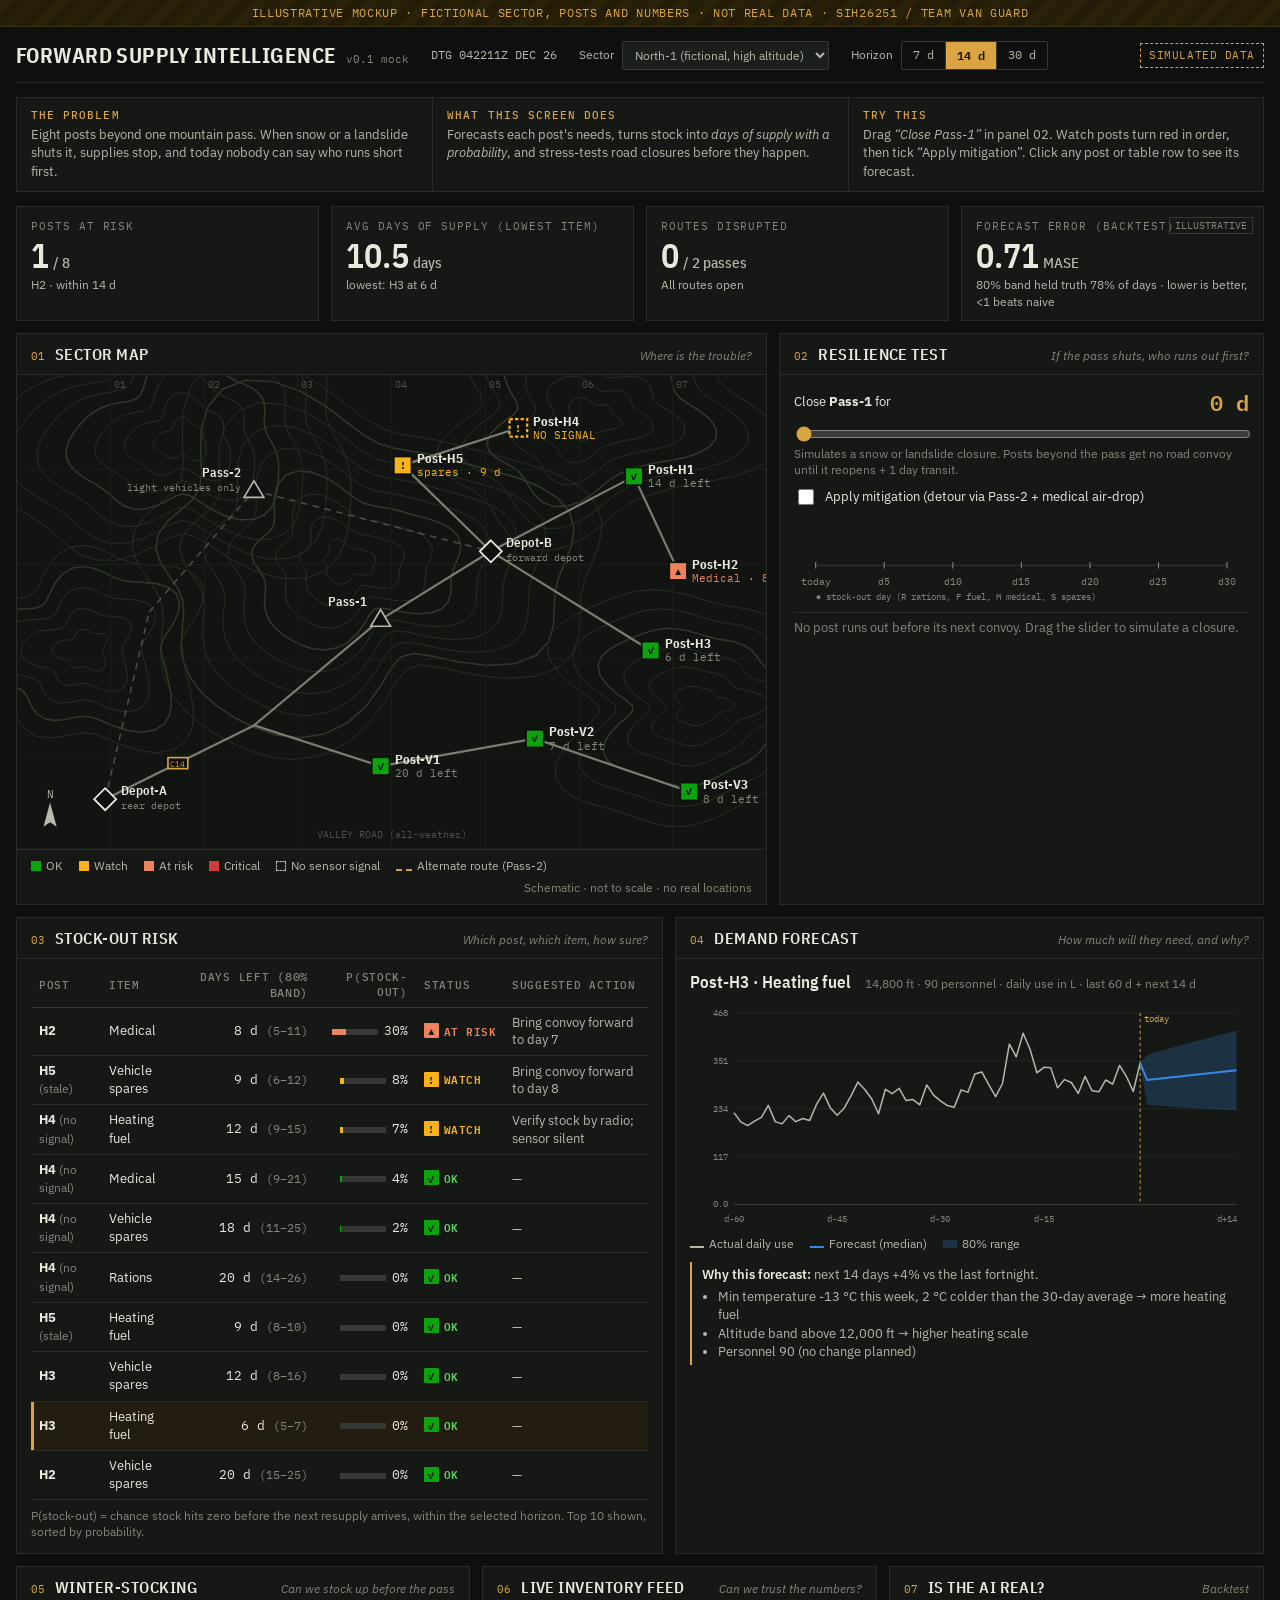
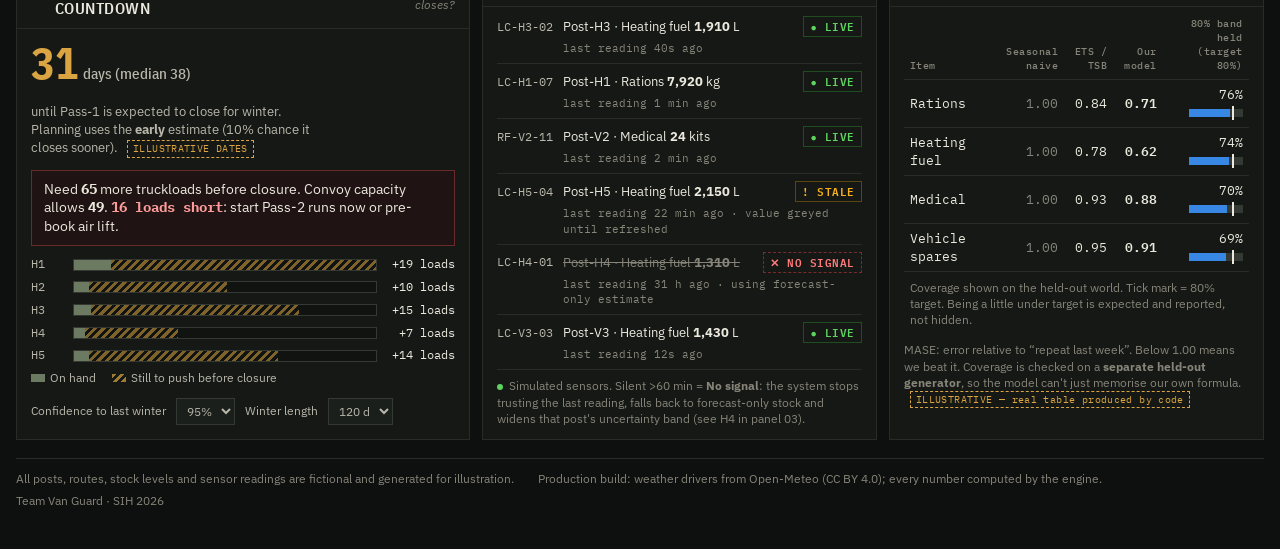
<file: submission/mockups/forward_supply_dashboard.html>
<!doctype html>
<html lang="en">
<head>
<meta charset="utf-8">
<meta name="viewport" content="width=device-width, initial-scale=1">
<title>Forward Supply Intelligence — mockup</title>
<link rel="preconnect" href="https://fonts.googleapis.com">
<link href="https://fonts.googleapis.com/css2?family=IBM+Plex+Mono:wght@400;500;600&family=IBM+Plex+Sans+Condensed:wght@500;600;700&family=IBM+Plex+Sans:wght@400;500;600&display=swap" rel="stylesheet">
<style>
:root{
  --bg:#0e100f; --panel:#151815; --panel-2:#1b1f1b; --line:#272c26; --line-2:#343a33;
  --ink:#ebe8dd; --ink-2:#b9b6aa; --muted:#878479;
  --accent:#d9a441; --accent-ink:#1a1405;
  --contour:#263022; --contour-2:#2f3b2a; --road:#7a7d70;
  --good:#0ca30c; --warn:#fab219; --serious:#ec835a; --crit:#d03b3b;
  --series:#3987e5; --band:rgba(57,135,229,.22);
  --mono:"IBM Plex Mono",ui-monospace,Consolas,monospace;
  --cond:"IBM Plex Sans Condensed","Arial Narrow",system-ui,sans-serif;
  --sans:"IBM Plex Sans",system-ui,"Segoe UI",sans-serif;
}
*{box-sizing:border-box}
html,body{margin:0;background:var(--bg);color:var(--ink);font-family:var(--sans);font-size:14px;line-height:1.4}
button,input,select{font:inherit;color:inherit}
.wrap{max-width:1440px;margin:0 auto;padding:0 16px 40px}

/* top strip */
.mock-strip{background:repeating-linear-gradient(135deg,#2a2208 0 10px,#231c06 10px 20px);color:var(--accent);font-family:var(--mono);font-size:11.5px;letter-spacing:.06em;text-align:center;padding:5px 8px;border-bottom:1px solid #3d3110}
header.top{display:flex;flex-wrap:wrap;align-items:center;gap:14px 22px;padding:14px 0 12px;border-bottom:1px solid var(--line)}
.brand{display:flex;align-items:baseline;gap:10px}
.brand b{font-family:var(--cond);font-size:21px;font-weight:700;letter-spacing:.02em}
.brand span{font-family:var(--mono);font-size:11px;color:var(--muted)}
.dtg{font-family:var(--mono);font-size:12px;color:var(--ink-2)}
.hdr-ctl{display:flex;align-items:center;gap:8px;font-size:12px;color:var(--ink-2)}
.hdr-ctl select{background:var(--panel-2);border:1px solid var(--line-2);padding:5px 8px;border-radius:2px}
.seg{display:inline-flex;border:1px solid var(--line-2);border-radius:2px;overflow:hidden}
.seg button{background:transparent;border:0;padding:5px 11px;font-family:var(--mono);font-size:12px;cursor:pointer;color:var(--ink-2)}
.seg button+button{border-left:1px solid var(--line-2)}
.seg button[aria-pressed="true"]{background:var(--accent);color:var(--accent-ink);font-weight:600}
.badge-sim{margin-left:auto;font-family:var(--mono);font-size:11px;border:1px dashed var(--accent);color:var(--accent);padding:4px 8px;letter-spacing:.05em}

/* story */
.story{display:grid;grid-template-columns:repeat(3,1fr);gap:0;border:1px solid var(--line);margin:14px 0;background:var(--panel)}
.story div{padding:10px 14px;font-size:13px;color:var(--ink-2)}
.story div+div{border-left:1px solid var(--line)}
.story b{display:block;font-family:var(--mono);font-size:10.5px;letter-spacing:.1em;color:var(--accent);margin-bottom:3px;font-weight:500}

/* tiles */
.tiles{display:grid;grid-template-columns:repeat(4,1fr);gap:12px;margin-bottom:12px}
.tile{background:var(--panel);border:1px solid var(--line);padding:12px 14px 10px;position:relative}
.tile .lbl{font-family:var(--mono);font-size:10.5px;letter-spacing:.09em;color:var(--muted);text-transform:uppercase}
.tile .val{font-family:var(--cond);font-size:34px;font-weight:600;line-height:1.1;margin-top:4px}
.tile .val small{font-size:15px;color:var(--ink-2);font-weight:500;margin-left:4px}
.tile .sub{font-size:12px;color:var(--ink-2);margin-top:2px}
.tile .tag{position:absolute;top:10px;right:10px;font-family:var(--mono);font-size:9.5px;color:var(--muted);border:1px solid var(--line-2);padding:1px 5px}

/* panels */
.grid{display:grid;gap:12px}
.g-main{grid-template-columns:minmax(0,1.55fr) minmax(0,1fr)}
.g-mid{grid-template-columns:minmax(0,1.1fr) minmax(0,1fr)}
.g-low{grid-template-columns:minmax(0,1.15fr) minmax(0,1fr) minmax(0,.95fr)}
.panel{background:var(--panel);border:1px solid var(--line);display:flex;flex-direction:column;min-width:0}
.ph{display:flex;align-items:baseline;gap:10px;padding:10px 14px 8px;border-bottom:1px solid var(--line)}
.ph .no{font-family:var(--mono);font-size:11px;color:var(--accent)}
.ph h2{margin:0;font-family:var(--cond);font-size:15.5px;font-weight:600;letter-spacing:.03em;text-transform:uppercase}
.ph .q{margin-left:auto;font-size:12px;color:var(--muted);font-style:italic;text-align:right}
.pb{padding:12px 14px;flex:1;min-width:0}

/* map */
.map-wrap{position:relative;flex:1;display:flex;align-items:center;background:#111410}
svg.map{width:100%;height:auto;display:block;background:#111410}
.map-legend{display:flex;flex-wrap:wrap;gap:6px 16px;font-size:11.5px;color:var(--ink-2);padding:8px 14px;border-top:1px solid var(--line)}
.map-legend i{display:inline-block;width:10px;height:10px;margin-right:5px;vertical-align:-1px}
.post-g{cursor:pointer}
.post-g:focus{outline:none}
.post-g:focus rect.hit, .post-g:hover rect.hit{stroke:var(--accent);stroke-width:1.5}

/* resilience */
.res-ctl{display:grid;grid-template-columns:1fr auto;gap:6px 12px;align-items:center}
.res-ctl label{font-size:13px}
.res-ctl output{font-family:var(--mono);font-size:22px;color:var(--accent);font-weight:600}
input[type=range]{width:100%;accent-color:var(--accent)}
.chk{display:flex;align-items:center;gap:8px;font-size:13px;margin-top:8px;cursor:pointer}
.chk input{accent-color:var(--accent);width:16px;height:16px}
.timeline{margin:14px 0 4px}
.timeline svg{width:100%;height:auto;display:block}
.fail-list{list-style:none;margin:8px 0 0;padding:0;font-size:13px}
.fail-list li{display:grid;grid-template-columns:22px 1fr auto;gap:8px;padding:6px 0;border-top:1px solid var(--line);align-items:baseline}
.fail-list .n{font-family:var(--mono);color:var(--muted);font-size:12px}
.fail-list .d{font-family:var(--mono);font-size:12.5px;white-space:nowrap}
.fail-list .moved{color:var(--good)}
.empty{color:var(--muted);font-size:13px;padding:8px 0}
.plan{margin-top:12px;border:1px solid var(--line-2);background:var(--panel-2);padding:10px 12px}
.plan h3{margin:0 0 6px;font-family:var(--mono);font-size:11px;letter-spacing:.09em;color:var(--accent);font-weight:500}
.plan ol{margin:0;padding-left:18px;font-size:13px}
.plan ol li{margin:3px 0}
.btns{display:flex;gap:8px;margin-top:10px;flex-wrap:wrap}
.btn{border:1px solid var(--line-2);background:transparent;padding:6px 14px;cursor:pointer;border-radius:2px;font-size:13px}
.btn.primary{background:var(--accent);border-color:var(--accent);color:var(--accent-ink);font-weight:600}
.btn:hover{border-color:var(--accent)}
.btn:disabled{opacity:.5;cursor:default}
.approved{font-family:var(--mono);font-size:12px;color:var(--good);margin-top:8px}
.cmp{width:100%;border-collapse:collapse;margin-top:10px;font-size:12.5px}
.cmp th,.cmp td{padding:5px 6px;border-top:1px solid var(--line);text-align:right}
.cmp th:first-child,.cmp td:first-child{text-align:left}
.cmp thead th{font-family:var(--mono);font-size:10.5px;color:var(--muted);font-weight:500;letter-spacing:.05em}

/* tables */
table.risk{width:100%;border-collapse:collapse;font-size:13px}
table.risk th{font-family:var(--mono);font-size:10.5px;letter-spacing:.07em;color:var(--muted);font-weight:500;text-align:left;padding:6px 8px;border-bottom:1px solid var(--line-2);text-transform:uppercase}
table.risk td{padding:6px 8px;border-bottom:1px solid var(--line);vertical-align:middle}
table.risk td.num{font-family:var(--mono);font-variant-numeric:tabular-nums;text-align:right;white-space:nowrap}
table.risk th.num{text-align:right}
table.risk tbody tr{cursor:pointer}
table.risk tbody tr:hover{background:var(--panel-2)}
table.risk tbody tr[aria-selected="true"]{background:#221d10;box-shadow:inset 3px 0 0 var(--accent)}
.band{color:var(--muted);font-size:11.5px}
.st{display:inline-flex;align-items:center;gap:5px;font-family:var(--mono);font-size:11px;font-weight:600;letter-spacing:.04em;white-space:nowrap}
.st i{font-style:normal;display:inline-grid;place-items:center;width:15px;height:15px;font-size:10px;color:#111;border-radius:1px}
.st.ok i{background:var(--good)} .st.ok{color:#5fd35f}
.st.watch i{background:var(--warn)} .st.watch{color:var(--warn)}
.st.risk i{background:var(--serious)} .st.risk{color:var(--serious)}
.st.crit i{background:var(--crit);color:#fff} .st.crit{color:#ff7b7b}
.pbar{display:inline-block;width:46px;height:6px;background:var(--line-2);vertical-align:middle;margin-right:6px}
.pbar span{display:block;height:100%}
.action{font-size:12.5px;color:var(--ink-2)}

/* forecast */
.fc-head{display:flex;flex-wrap:wrap;gap:8px 14px;align-items:baseline;margin-bottom:6px}
.fc-head b{font-family:var(--cond);font-size:17px;font-weight:600}
.fc-head span{font-size:12px;color:var(--muted)}
.chart-wrap{position:relative}
svg.chart{width:100%;height:auto;display:block}
.tip{position:absolute;pointer-events:none;background:#0b0c0b;border:1px solid var(--line-2);padding:6px 8px;font-size:12px;font-family:var(--mono);white-space:nowrap;display:none;z-index:2}
.why{margin-top:10px;border-left:2px solid var(--accent);padding:4px 0 4px 10px;font-size:13px;color:var(--ink-2)}
.why b{color:var(--ink);font-weight:600}
.why ul{margin:4px 0 0;padding-left:16px}
.legend-row{display:flex;gap:16px;font-size:11.5px;color:var(--ink-2);margin-top:6px}
.legend-row i{display:inline-block;width:14px;height:8px;margin-right:5px;vertical-align:0}

/* winter */
.wc-top{display:flex;gap:18px;align-items:flex-end;flex-wrap:wrap}
.wc-big{font-family:var(--cond);font-size:44px;line-height:1;font-weight:700;color:var(--accent)}
.wc-big small{font-size:15px;color:var(--ink-2);font-weight:500;margin-left:4px}
.wc-txt{font-size:13px;color:var(--ink-2);max-width:300px}
.wc-verdict{margin:12px 0 10px;padding:9px 12px;border:1px solid var(--line-2);font-size:13.5px}
.wc-verdict.short{border-color:#6b2a2a;background:#1f1313}
.wc-verdict.okv{border-color:#1f4d1f;background:#111c11}
.wc-verdict b{font-family:var(--mono)}
.wbars{display:grid;grid-template-columns:34px 1fr 70px;gap:6px 8px;align-items:center;font-size:12px}
.wbars .id{font-family:var(--mono);color:var(--ink-2)}
.wbar{height:12px;background:#10130f;border:1px solid var(--line-2);position:relative}
.wbar span{position:absolute;top:0;bottom:0;left:0;background:#6d7a62}
.wbar em{position:absolute;top:0;bottom:0;background:repeating-linear-gradient(135deg,rgba(217,164,65,.55) 0 3px,transparent 3px 6px)}
.wbars .g{font-family:var(--mono);text-align:right;color:var(--ink)}
.wc-ctl{display:flex;gap:10px;align-items:center;font-size:12px;color:var(--ink-2);margin-top:12px;flex-wrap:wrap}

/* feed */
.feed{list-style:none;margin:0;padding:0;font-size:12.5px}
.feed li{display:grid;grid-template-columns:auto 1fr auto;gap:4px 10px;padding:7px 0;border-bottom:1px solid var(--line);align-items:center}
.feed .sid{font-family:var(--mono);font-size:11.5px;color:var(--ink-2)}
.feed .what{color:var(--ink)}
.feed .age{font-family:var(--mono);font-size:11px;color:var(--muted);grid-column:2/4}
.fs{font-family:var(--mono);font-size:10.5px;font-weight:600;padding:2px 6px;letter-spacing:.05em;white-space:nowrap}
.fs.live{color:#5fd35f;border:1px solid #1f4d1f}
.fs.stale{color:var(--warn);border:1px solid #5a4410}
.fs.none{color:#ff7b7b;border:1px dashed #7a2c2c}
.feed li.none .what{color:var(--muted);text-decoration:line-through}
.pulse{display:inline-block;width:6px;height:6px;border-radius:50%;background:#5fd35f;margin-right:6px;animation:p 1.6s infinite}
@keyframes p{0%,100%{opacity:1}50%{opacity:.2}}
.note{font-size:11.5px;color:var(--muted);margin-top:8px}

/* backtest */
table.bt{width:100%;border-collapse:collapse;font-size:12.5px}
table.bt th,table.bt td{padding:6px 6px;border-bottom:1px solid var(--line);text-align:right;font-variant-numeric:tabular-nums}
table.bt th:first-child,table.bt td:first-child{text-align:left}
table.bt thead th{font-family:var(--mono);font-size:10px;color:var(--muted);font-weight:500;letter-spacing:.05em;vertical-align:bottom}
table.bt td{font-family:var(--mono)}
table.bt td.best{color:var(--ink);font-weight:600}
table.bt td.dim{color:var(--muted)}
.cov{display:inline-block;position:relative;width:54px;height:8px;background:var(--line-2);vertical-align:middle;margin-left:6px}
.cov span{position:absolute;left:0;top:0;bottom:0;background:var(--series)}
.cov b{position:absolute;left:80%;top:-3px;bottom:-3px;width:1.5px;background:var(--ink)}
.illus{display:inline-block;font-family:var(--mono);font-size:9.5px;color:var(--accent);border:1px dashed var(--accent);padding:1px 5px;margin-left:6px;letter-spacing:.04em}

footer{margin-top:18px;padding-top:12px;border-top:1px solid var(--line);font-size:11.5px;color:var(--muted);display:flex;flex-wrap:wrap;gap:6px 24px}
.sr{position:absolute;left:-9999px}

@media (max-width:1100px){
  .g-main,.g-mid,.g-low{grid-template-columns:1fr}
  .tiles{grid-template-columns:repeat(2,1fr)}
}
@media (max-width:640px){
  .story{grid-template-columns:1fr}.story div+div{border-left:0;border-top:1px solid var(--line)}
  .tiles{grid-template-columns:1fr 1fr}
  .tile .val{font-size:28px}
  .ph .q{display:none}
  .badge-sim{margin-left:0}
  .tile .tag{position:static;display:inline-block;margin-bottom:4px}
}
</style>
</head>
<body>
<div class="mock-strip">ILLUSTRATIVE MOCKUP · FICTIONAL SECTOR, POSTS AND NUMBERS · NOT REAL DATA · SIH26251 / TEAM VAN GUARD</div>
<div class="wrap">

<header class="top">
  <div class="brand"><b>FORWARD SUPPLY INTELLIGENCE</b><span>v0.1 mock</span></div>
  <div class="dtg" id="dtg">—</div>
  <div class="hdr-ctl">
    <label for="sector">Sector</label>
    <select id="sector"><option>North-1 (fictional, high altitude)</option></select>
  </div>
  <div class="hdr-ctl">
    <span id="hzl">Horizon</span>
    <div class="seg" role="group" aria-labelledby="hzl">
      <button type="button" data-h="7" aria-pressed="false">7 d</button>
      <button type="button" data-h="14" aria-pressed="true">14 d</button>
      <button type="button" data-h="30" aria-pressed="false">30 d</button>
    </div>
  </div>
  <div class="badge-sim">SIMULATED DATA</div>
</header>

<section class="story" aria-label="How to read this screen">
  <div><b>THE PROBLEM</b>Eight posts beyond one mountain pass. When snow or a landslide shuts it, supplies stop, and today nobody can say who runs short first.</div>
  <div><b>WHAT THIS SCREEN DOES</b>Forecasts each post's needs, turns stock into <em>days of supply with a probability</em>, and stress-tests road closures before they happen.</div>
  <div><b>TRY THIS</b>Drag <em>“Close Pass-1”</em> in panel 02. Watch posts turn red in order, then tick “Apply mitigation”. Click any post or table row to see its forecast.</div>
</section>

<section class="tiles" aria-label="Headline figures">
  <div class="tile"><div class="lbl">Posts at risk</div><div class="val" id="t-risk">–</div><div class="sub" id="t-risk-s">–</div></div>
  <div class="tile"><div class="lbl">Avg days of supply (lowest item)</div><div class="val" id="t-dos">–</div><div class="sub" id="t-dos-s">–</div></div>
  <div class="tile"><div class="lbl">Routes disrupted</div><div class="val" id="t-route">–</div><div class="sub" id="t-route-s">–</div></div>
  <div class="tile"><span class="tag">ILLUSTRATIVE</span><div class="lbl">Forecast error (backtest)</div><div class="val">0.71<small>MASE</small></div><div class="sub">80% band held truth 78% of days · lower is better, &lt;1 beats naive</div></div>
</section>

<div class="grid g-main">
  <section class="panel" aria-labelledby="p1">
    <div class="ph"><span class="no">01</span><h2 id="p1">Sector map</h2><span class="q">Where is the trouble?</span></div>
    <div class="map-wrap"><svg class="map" id="map" viewBox="0 0 680 430" role="img" aria-label="Schematic sector map"></svg></div>
    <div class="map-legend">
      <span><i style="background:var(--good)"></i>OK</span>
      <span><i style="background:var(--warn)"></i>Watch</span>
      <span><i style="background:var(--serious)"></i>At risk</span>
      <span><i style="background:var(--crit)"></i>Critical</span>
      <span><i style="border:1px dashed var(--ink-2)"></i>No sensor signal</span>
      <span><i style="border-top:2px dashed var(--accent);height:0;width:16px"></i>Alternate route (Pass-2)</span>
      <span style="margin-left:auto;color:var(--muted)">Schematic · not to scale · no real locations</span>
    </div>
  </section>

  <section class="panel" aria-labelledby="p2">
    <div class="ph"><span class="no">02</span><h2 id="p2">Resilience test</h2><span class="q">If the pass shuts, who runs out first?</span></div>
    <div class="pb">
      <div class="res-ctl">
        <label for="closeN">Close <b>Pass-1</b> for</label><output id="closeOut" for="closeN">0 d</output>
        <input type="range" id="closeN" min="0" max="30" value="0" style="grid-column:1/3" aria-describedby="closeHelp">
      </div>
      <div id="closeHelp" class="note" style="margin-top:2px">Simulates a snow or landslide closure. Posts beyond the pass get no road convoy until it reopens + 1 day transit.</div>
      <label class="chk"><input type="checkbox" id="mitig"> Apply mitigation (detour via Pass-2 + medical air-drop)</label>
      <div class="timeline" aria-hidden="true"><svg id="tl" viewBox="0 0 420 76"></svg></div>
      <ol class="fail-list" id="failList" aria-live="polite"></ol>
      <div class="plan" id="plan" hidden>
        <h3>SUGGESTED RE-PLAN · system recommends, commander decides</h3>
        <ol id="planList"></ol>
        <div class="btns">
          <button type="button" class="btn primary" id="approve">Approve plan</button>
          <button type="button" class="btn" id="compare" aria-expanded="false">Compare with current</button>
        </div>
        <div id="approvedMsg" class="approved" hidden></div>
        <div id="cmpBox" hidden></div>
      </div>
    </div>
  </section>
</div>

<div class="grid g-mid" style="margin-top:12px">
  <section class="panel" aria-labelledby="p3">
    <div class="ph"><span class="no">03</span><h2 id="p3">Stock-out risk</h2><span class="q">Which post, which item, how sure?</span></div>
    <div class="pb" style="padding-top:4px;overflow-x:auto">
      <table class="risk" id="riskTable">
        <thead><tr><th>Post</th><th>Item</th><th class="num">Days left <span class="band">(80% band)</span></th><th class="num">P(stock-out)</th><th>Status</th><th>Suggested action</th></tr></thead>
        <tbody></tbody>
      </table>
      <div class="note">P(stock-out) = chance stock hits zero before the next resupply arrives, within the selected horizon. Top 10 shown, sorted by probability.</div>
    </div>
  </section>

  <section class="panel" aria-labelledby="p4">
    <div class="ph"><span class="no">04</span><h2 id="p4">Demand forecast</h2><span class="q">How much will they need, and why?</span></div>
    <div class="pb">
      <div class="fc-head"><b id="fcTitle">–</b><span id="fcSub">–</span></div>
      <div class="chart-wrap"><svg class="chart" id="chart" viewBox="0 0 560 230" role="img" aria-label="Demand forecast chart"></svg><div class="tip" id="tip"></div></div>
      <div class="legend-row"><span><i style="background:var(--ink-2);height:2px"></i>Actual daily use</span><span><i style="background:var(--series);height:2px"></i>Forecast (median)</span><span><i style="background:var(--band)"></i>80% range</span></div>
      <div class="why" id="why"></div>
    </div>
  </section>
</div>

<div class="grid g-low" style="margin-top:12px">
  <section class="panel" aria-labelledby="p5">
    <div class="ph"><span class="no">05</span><h2 id="p5">Winter-stocking countdown</h2><span class="q">Can we stock up before the pass closes?</span></div>
    <div class="pb">
      <div class="wc-top">
        <div class="wc-big" id="wcDays">–<small>days</small></div>
        <div class="wc-txt">until Pass-1 is expected to close for winter. Planning uses the <b>early</b> estimate (10% chance it closes sooner). <span class="illus">ILLUSTRATIVE DATES</span></div>
      </div>
      <div class="wc-verdict" id="wcVerdict">–</div>
      <div class="wbars" id="wbars"></div>
      <div class="legend-row"><span><i style="background:#6d7a62"></i>On hand</span><span><i style="background:repeating-linear-gradient(135deg,rgba(217,164,65,.7) 0 3px,transparent 3px 6px)"></i>Still to push before closure</span></div>
      <div class="wc-ctl">
        <label for="wcConf">Confidence to last winter</label>
        <select id="wcConf" style="background:var(--panel-2);border:1px solid var(--line-2);padding:4px 6px"><option value="1.2816">90%</option><option value="1.6449" selected>95%</option><option value="2.3263">99%</option></select>
        <label for="wcLen">Winter length</label>
        <select id="wcLen" style="background:var(--panel-2);border:1px solid var(--line-2);padding:4px 6px"><option value="90">90 d</option><option value="120" selected>120 d</option><option value="150">150 d</option></select>
      </div>
    </div>
  </section>

  <section class="panel" aria-labelledby="p6">
    <div class="ph"><span class="no">06</span><h2 id="p6">Live inventory feed</h2><span class="q">Can we trust the numbers?</span></div>
    <div class="pb" style="padding-top:2px">
      <ul class="feed" id="feed" aria-live="off"></ul>
      <div class="note"><span class="pulse"></span>Simulated sensors. Silent &gt;60 min = <b>No signal</b>: the system stops trusting the last reading, falls back to forecast-only stock and widens that post's uncertainty band (see H4 in panel 03).</div>
    </div>
  </section>

  <section class="panel" aria-labelledby="p7">
    <div class="ph"><span class="no">07</span><h2 id="p7">Is the AI real?</h2><span class="q">Backtest</span></div>
    <div class="pb" style="padding-top:4px">
      <table class="bt">
        <thead><tr><th>Item</th><th>Seasonal<br>naive</th><th>ETS /<br>TSB</th><th>Our<br>model</th><th>80% band held<br>(target 80%)</th></tr></thead>
        <tbody id="btBody"></tbody>
      </table>
      <div class="note">MASE: error relative to “repeat last week”. Below 1.00 means we beat it. Coverage is checked on a <b>separate held-out generator</b>, so the model can't just memorise our own formula. <span class="illus">ILLUSTRATIVE — real table produced by code</span></div>
    </div>
  </section>
</div>

<footer>
  <span>All posts, routes, stock levels and sensor readings are fictional and generated for illustration.</span>
  <span>Production build: weather drivers from Open-Meteo (CC BY 4.0); every number computed by the engine.</span>
  <span>Team Van Guard · SIH 2026</span>
</footer>
</div>

<script>
/* ---------- tiny helpers ---------- */
const $=s=>document.querySelector(s);
const NS="http://www.w3.org/2000/svg";
const el=(tag,attrs={},parent)=>{const e=document.createElementNS(NS,tag);for(const k in attrs)e.setAttribute(k,attrs[k]);if(parent)parent.appendChild(e);return e};
function rng(seed){return function(){seed|=0;seed=seed+0x6D2B79F5|0;let t=Math.imul(seed^seed>>>15,1|seed);t=t+Math.imul(t^t>>>7,61|t)^t;return((t^t>>>14)>>>0)/4294967296}}
function phi(x){const t=1/(1+.2316419*Math.abs(x));const d=.3989423*Math.exp(-x*x/2);const p=d*t*(.3193815+t*(-.3565638+t*(1.781478+t*(-1.821256+t*1.330274))));return x>0?1-p:p}
const fmt=(n,d=0)=>n.toLocaleString('en-IN',{maximumFractionDigits:d,minimumFractionDigits:d});

/* ---------- fictional data ---------- */
const ITEMS=[
 {k:'R',name:'Rations',unit:'kg',cv:.08,kg:1},
 {k:'F',name:'Heating fuel',unit:'L',cv:.15,kg:.8},
 {k:'M',name:'Medical',unit:'kits',cv:.6,kg:5},
 {k:'S',name:'Vehicle spares',unit:'units',cv:.7,kg:8},
];
const NODES={
 DA:{x:80,y:385,label:'Depot-A',sub:'rear depot'},
 J1:{x:215,y:318}, J2:{x:120,y:215},
 P1:{x:330,y:222,label:'Pass-1',pass:true},
 P2:{x:215,y:105,label:'Pass-2',pass:true,sub:'light vehicles only'},
 DB:{x:430,y:160,label:'Depot-B',sub:'forward depot'},
};
const POSTS=[
 {id:'H1',x:560,y:92, alt:15200,tr:120,conv:5,prio:2,beyond:1,days:{R:22,F:14,M:30,S:25},sig:'live'},
 {id:'H2',x:600,y:178,alt:16100,tr:60, conv:7,prio:3,beyond:1,days:{R:18,F:11,M:8, S:20},sig:'live'},
 {id:'H3',x:575,y:250,alt:14800,tr:90, conv:4,prio:3,beyond:1,days:{R:16,F:6, M:19,S:12},sig:'live'},
 {id:'H4',x:455,y:48, alt:17400,tr:40, conv:8,prio:2,beyond:1,days:{R:20,F:12,M:15,S:18},sig:'none'},
 {id:'H5',x:350,y:82, alt:15900,tr:80, conv:6,prio:2,beyond:1,days:{R:13,F:9, M:24,S:9 },sig:'stale'},
 {id:'V1',x:330,y:355,alt:10400,tr:150,conv:3,prio:1,beyond:0,days:{R:25,F:20,M:28,S:30},sig:'live'},
 {id:'V2',x:470,y:330,alt:11200,tr:100,conv:4,prio:1,beyond:0,days:{R:12,F:7, M:16,S:14},sig:'live'},
 {id:'V3',x:610,y:378,alt:12600,tr:70, conv:5,prio:1,beyond:0,days:{R:19,F:8, M:21,S:17},sig:'live'},
];
const ROADS=[['DA','J1'],['J1','P1'],['P1','DB'],['DB','H5'],['H5','H4'],['DB','H1'],['H1','H2'],['DB','H3'],['J1','V1'],['V1','V2'],['V2','V3']];
const ALT=[['DA','J2'],['J2','P2'],['P2','DB']];
const pt=id=>NODES[id]||POSTS.find(p=>p.id===id);

function altMult(a){return a<9000?1:a<12000?1.1:1.2}
function mu(p,k){
  if(k==='R')return p.tr*2.5*altMult(p.alt);
  if(k==='F')return p.tr*2.4*(1+(p.alt-10000)/20000);
  if(k==='M')return p.tr*.015;
  return p.tr*.02;
}
const sigSd={live:0,stale:.06,none:.22};

/* ---------- state ---------- */
const S={h:14,N:0,mit:false,sel:{p:'H3',k:'F'},approved:false};

/* ---------- risk engine (mock of the real Monte Carlo) ---------- */
function plan(){
  // greedy: detour capacity = 2 posts, chosen by priority x worst risk without mitigation
  if(S.N===0)return {detour:[],air:[]};
  const cand=POSTS.filter(p=>p.beyond).map(p=>{
    const worst=Math.max(...ITEMS.filter(i=>i.k!=='M').map(i=>assess(p,i,{detour:[],air:[]},true).P));
    return {p,score:worst*p.prio};
  }).filter(c=>c.score>.05).sort((a,b)=>b.score-a.score);
  const detour=cand.slice(0,2).map(c=>c.p.id);
  const air=POSTS.filter(p=>p.beyond&&assess(p,ITEMS[2],{detour:[],air:[]},true).P>.1).map(p=>p.id).slice(0,2);
  return {detour,air};
}
function resupplyDay(p,it,pl,ignoreMit){
  let r=p.conv;
  if(p.beyond&&S.N>0)r=Math.max(r,S.N+1);
  if(S.mit&&!ignoreMit){
    if(pl.detour.includes(p.id))r=Math.min(r,5);
    if(it.k==='M'&&pl.air.includes(p.id))r=Math.min(r,2);
  }
  return r;
}
function assess(p,it,pl,ignoreMit){
  const m=mu(p,it.k), stock=p.days[it.k]*m, dos=p.days[it.k];
  const r=resupplyDay(p,it,pl,ignoreMit), w=Math.min(r,S.h);
  const sdD=Math.sqrt(w*1.5)*m*it.cv, sdS=sigSd[p.sig]*stock;
  const tot=Math.hypot(sdD,sdS)||1e-9;
  const P=1-phi((stock-m*w)/tot);
  const rel=Math.hypot(it.cv*Math.sqrt(1.5/dos),sigSd[p.sig]);
  return {p,it,m,stock,dos,lo:Math.max(0,dos*(1-1.2816*rel)),hi:dos*(1+1.2816*rel),r,P,fails:dos<r};
}
function level(P){return P>=.5?'crit':P>=.2?'risk':P>=.05?'watch':'ok'}
const LV={ok:['✓','OK'],watch:['!','WATCH'],risk:['▲','AT RISK'],crit:['✕','CRITICAL']};
const stBadge=l=>`<span class="st ${l}"><i aria-hidden="true">${LV[l][0]}</i>${LV[l][1]}</span>`;
const lvColor={ok:'var(--good)',watch:'var(--warn)',risk:'var(--serious)',crit:'var(--crit)'};

function action(a,pl){
  const {p,it,r}=a, l=level(a.P);
  if(l==='ok')return '—';
  if(p.sig==='none')return 'Verify stock by radio; sensor silent';
  if(S.mit&&pl.detour.includes(p.id))return 'On detour via Pass-2 (day 5)';
  if(S.mit&&it.k==='M'&&pl.air.includes(p.id))return 'Medical air-drop day 2';
  if(p.beyond&&S.N>0)return it.k==='M'?'Request air-drop':'Candidate for Pass-2 detour';
  if(r>2)return `Bring convoy forward to day ${Math.max(1,Math.floor(a.dos)-1)}`;
  return 'Ration consumption; monitor';
}

/* ---------- render: everything ---------- */
function render(){
  const pl=plan();
  const all=[];POSTS.forEach(p=>ITEMS.forEach(it=>all.push(assess(p,it,pl))));
  const byPost={};all.forEach(a=>{(byPost[a.p.id]??=[]).push(a)});
  renderTiles(all,byPost);renderMap(byPost,pl);renderRes(all,pl);renderTable(all,pl);renderChart();renderWinter();
}

function renderTiles(all,byPost){
  const risk=POSTS.filter(p=>Math.max(...byPost[p.id].map(a=>a.P))>=.2);
  $('#t-risk').innerHTML=`${risk.length}<small>/ ${POSTS.length}</small>`;
  $('#t-risk-s').textContent=risk.length?risk.map(p=>p.id).join(', ')+` · within ${S.h} d`:`none within ${S.h} d`;
  const mins=POSTS.map(p=>Math.min(...byPost[p.id].map(a=>a.dos)));
  const avg=mins.reduce((a,b)=>a+b,0)/mins.length;
  $('#t-dos').innerHTML=`${fmt(avg,1)}<small>days</small>`;
  const lowest=POSTS[mins.indexOf(Math.min(...mins))];
  $('#t-dos-s').textContent=`lowest: ${lowest.id} at ${fmt(Math.min(...mins),0)} d`;
  $('#t-route').innerHTML=S.N>0?`1<small>/ 2 passes</small>`:`0<small>/ 2 passes</small>`;
  $('#t-route-s').textContent=S.N>0?`Pass-1 closed ${S.N} d (simulated)${S.mit?' · Pass-2 detour active':''}`:'All routes open';
}

/* map */
function contours(svg){
  const g=el('g',{},svg);
  const peaks=[[300,170,9,1],[150,60,7,2],[620,300,6,3],[520,40,6,4],[60,250,5,5]];
  peaks.forEach(([cx,cy,n,s])=>{
    const R=rng(s*99);
    const ph=[R()*6,R()*6,R()*6];
    for(let i=1;i<=n;i++){
      const r0=i*17;let d='';
      for(let a=0;a<=64;a++){
        const t=a/64*Math.PI*2;
        const rr=r0*(1+.18*Math.sin(3*t+ph[0])+.1*Math.sin(5*t+ph[1])+.06*Math.sin(7*t+ph[2]));
        const x=cx+rr*Math.cos(t)*1.35,y=cy+rr*Math.sin(t);
        d+=(a?'L':'M')+x.toFixed(1)+' '+y.toFixed(1);
      }
      el('path',{d:d+'Z',fill:'none',stroke:i%4===0?'var(--contour-2)':'var(--contour)','stroke-width':i%4===0?1.3:.9},g);
    }
  });
  // grid ticks
  for(let x=0;x<=680;x+=85){el('line',{x1:x,y1:0,x2:x,y2:430,stroke:'#1a1f19','stroke-width':1},g);if(x)el('text',{x:x+3,y:12,fill:'#4a5146','font-size':9,'font-family':'IBM Plex Mono'},g).textContent=String(x/85).padStart(2,'0')}
  for(let y=0;y<=430;y+=86){el('line',{x1:0,y1:y,x2:680,y2:y,stroke:'#1a1f19','stroke-width':1},g)}
  // north arrow
  const n=el('g',{transform:'translate(30,404)'},svg);
  el('path',{d:'M0 -16 L6 6 L0 2 L-6 6Z',fill:'var(--ink-2)'},n);
  el('text',{x:0,y:-20,'text-anchor':'middle',fill:'var(--ink-2)','font-size':10,'font-family':'IBM Plex Mono'},n).textContent='N';
}
function line(svg,a,b,attrs){const A=pt(a),B=pt(b);return el('line',{x1:A.x,y1:A.y,x2:B.x,y2:B.y,...attrs},svg)}
function renderMap(byPost,pl){
  const svg=$('#map');svg.innerHTML='';
  contours(svg);
  const closed=S.N>0;
  // alt route
  ALT.forEach(([a,b])=>line(svg,a,b,{stroke:S.mit&&closed?'var(--accent)':'#4b4e44','stroke-width':S.mit&&closed?2.4:1.4,'stroke-dasharray':'6 5'}));
  // roads
  ROADS.forEach(([a,b])=>{
    const cut=closed&&((a==='J1'&&b==='P1')||(a==='P1'&&b==='DB'));
    line(svg,a,b,{stroke:cut?'var(--crit)':'var(--road)','stroke-width':cut?2.4:2,'stroke-dasharray':cut?'2 4':'none','stroke-linecap':'round'});
  });
  // convoy (animated) on open path
  const cv=el('g',{},svg);
  const pathD=closed? (S.mit?'M80 385 L120 215 L215 105 L430 160':'') : 'M80 385 L215 318 L330 222 L430 160';
  if(pathD){
    const p=el('path',{id:'cvpath',d:pathD,fill:'none',stroke:'none'},cv);
    const truck=el('g',{},cv);
    el('rect',{x:-9,y:-5,width:18,height:10,fill:'#0e100f',stroke:'var(--accent)','stroke-width':1.5},truck);
    el('text',{x:0,y:3.5,'text-anchor':'middle','font-size':7,'font-family':'IBM Plex Mono',fill:'var(--accent)'},truck).textContent='C14';
    const am=el('animateMotion',{dur:closed?'9s':'7s',repeatCount:'indefinite',rotate:'0'},truck);
    el('mpath',{href:'#cvpath'},am);
  }
  // nodes
  for(const id in NODES){
    const n=NODES[id];if(!n.label)continue;
    const g=el('g',{transform:`translate(${n.x},${n.y})`},svg);
    if(n.pass){
      const isClosed=id==='P1'&&closed;
      el('path',{d:'M-9 6 L0 -9 L9 6Z',fill:isClosed?'var(--crit)':'#0e100f',stroke:isClosed?'var(--crit)':'var(--ink-2)','stroke-width':1.5},g);
      if(isClosed){
        el('rect',{x:12,y:-9,width:92,height:18,fill:'#2a0f0f',stroke:'var(--crit)'},g);
        el('text',{x:58,y:4,'text-anchor':'middle',fill:'#ff9b9b','font-size':10.5,'font-family':'IBM Plex Mono','font-weight':600},g).textContent=`✕ CLOSED ${S.N} D`;
      }
    }else{
      el('path',{d:'M0 -10 L10 0 L0 10 L-10 0Z',fill:'#0e100f',stroke:'var(--ink)','stroke-width':1.6},g);
    }
    const t=el('text',{x:n.pass?-12:14,y:n.pass?-12:-4,'text-anchor':n.pass?'end':'start',fill:'var(--ink)','font-size':11.5,'font-family':'IBM Plex Sans Condensed','font-weight':600},g);t.textContent=n.label;
    if(n.sub){el('text',{x:n.pass?-12:14,y:n.pass?0:9,'text-anchor':n.pass?'end':'start',fill:'var(--muted)','font-size':9.5,'font-family':'IBM Plex Mono'},g).textContent=n.sub}
  }
  // posts
  POSTS.forEach(p=>{
    const as=byPost[p.id];const worst=as.reduce((a,b)=>b.P>a.P?b:a);const l=level(worst.P);
    const minDos=Math.min(...as.map(a=>a.dos));
    const g=el('g',{class:'post-g',transform:`translate(${p.x},${p.y})`,tabindex:0,role:'button','aria-label':`${p.id}, ${LV[l][1]}, lowest ${Math.round(minDos)} days`},svg);
    el('rect',{class:'hit',x:-14,y:-14,width:28,height:28,fill:'transparent'},g);
    el('rect',{x:-8,y:-8,width:16,height:16,fill:p.sig==='none'?'#0e100f':lvColor[l],stroke:p.sig==='none'?lvColor[l]:'#0e100f','stroke-width':p.sig==='none'?2:1.5,'stroke-dasharray':p.sig==='none'?'3 2':'none'},g);
    el('text',{x:0,y:3.5,'text-anchor':'middle','font-size':9,'font-weight':700,fill:p.sig==='none'?lvColor[l]:'#111','font-family':'IBM Plex Mono'},g).textContent=LV[l][0];
    const lab=el('g',{transform:'translate(13,-2)'},g);
    el('text',{x:0,y:0,fill:'var(--ink)','font-size':12,'font-family':'IBM Plex Sans Condensed','font-weight':700},lab).textContent=`Post-${p.id}`;
    el('text',{x:0,y:12,fill:l==='ok'?'var(--muted)':lvColor[l],'font-size':10,'font-family':'IBM Plex Mono'},lab).textContent=p.sig==='none'?'NO SIGNAL':(l==='ok'?`${Math.round(minDos)} d left`:`${worst.it.name.split(' ').pop()} · ${Math.round(worst.dos)} d`);
    const sel=()=>{const best=as.reduce((a,b)=>b.P>a.P?b:a);S.sel={p:p.id,k:best.it.k};render()};
    g.addEventListener('click',sel);g.addEventListener('keydown',e=>{if(e.key==='Enter'||e.key===' '){e.preventDefault();sel()}});
  });
  // side labels
  el('text',{x:340,y:420,'text-anchor':'middle',fill:'#4a5146','font-size':9.5,'font-family':'IBM Plex Mono'},svg).textContent='VALLEY ROAD (all-weather)';
}

/* resilience */
function renderRes(all,pl){
  $('#closeOut').textContent=S.N+' d';
  const base=S.mit?all.map(a=>({...a,base:assess(a.p,a.it,pl,true)})):all;
  const failing=all.filter(a=>a.fails).sort((a,b)=>a.dos-b.dos);
  const list=$('#failList');list.innerHTML='';
  if(S.N===0&&!failing.length){list.innerHTML='<li class="empty" style="display:block">No post runs out before its next convoy. Drag the slider to simulate a closure.</li>'}
  else{
    const items=(S.mit?POSTS.flatMap(p=>ITEMS.map(it=>({a:assess(p,it,pl),b:assess(p,it,pl,true)}))).filter(x=>x.b.fails).sort((x,y)=>x.b.dos-y.b.dos):failing.map(a=>({a,b:a})));
    if(!items.length)list.innerHTML='<li class="empty" style="display:block">Every post still holds until its next resupply.</li>';
    items.slice(0,6).forEach((x,i)=>{
      const li=document.createElement('li');
      const saved=S.mit&&!x.a.fails;
      li.innerHTML=`<span class="n">${i+1}.</span><span><b>Post-${x.b.p.id}</b> · ${x.b.it.name} ${saved?'':stBadge(level(x.a.P))}</span><span class="d ${saved?'moved':''}">${saved?`✓ covered (resupply day ${x.a.r})`:`runs out ≈ day ${Math.round(x.b.dos)} · resupply day ${x.a.r}`}</span>`;
      list.appendChild(li);
    });
  }
  // timeline
  const tl=$('#tl');tl.innerHTML='';
  const X=d=>20+d*(380/30);
  el('line',{x1:20,y1:40,x2:400,y2:40,stroke:'var(--line-2)'},tl);
  for(let d=0;d<=30;d+=5){el('line',{x1:X(d),y1:37,x2:X(d),y2:43,stroke:'var(--muted)'},tl);el('text',{x:X(d),y:58,'text-anchor':'middle',fill:'var(--muted)','font-size':9,'font-family':'IBM Plex Mono'},tl).textContent=d===0?'today':'d'+d}
  if(S.N>0){el('rect',{x:X(0),y:32,width:X(Math.min(S.N,30))-X(0),height:16,fill:'rgba(208,59,59,.18)'},tl)}
  const fl=all.filter(a=>a.fails).sort((a,b)=>a.dos-b.dos);
  const lastX=[-99,-99,-99];
  fl.forEach((a,i)=>{const x=X(Math.min(a.dos,30));const c=lvColor[level(a.P)];
    el('circle',{cx:x,cy:40,r:4.5,fill:c,stroke:'#0e100f','stroke-width':1.5},tl);
    if(i>=6)return;
    let row=lastX.findIndex(lx=>x-lx>=30);if(row<0)return;lastX[row]=x;
    el('line',{x1:x,x2:x,y1:34,y2:29-row*9,stroke:c,'stroke-width':.8},tl);
    el('text',{x,y:26-row*9,'text-anchor':'middle',fill:c,'font-size':9,'font-family':'IBM Plex Mono'},tl).textContent=a.p.id+a.it.k;
  });
  el('text',{x:20,y:72,fill:'var(--muted)','font-size':8.5,'font-family':'IBM Plex Mono'},tl).textContent=(S.N>0?'red band = Pass-1 closed · ':'')+'● stock-out day (R rations, F fuel, M medical, S spares)';
  // plan
  const planBox=$('#plan');planBox.hidden=!(S.N>0&&S.mit);
  if(!planBox.hidden){
    const L=$('#planList');L.innerHTML='';
    pl.detour.forEach(id=>{L.insertAdjacentHTML('beforeend',`<li>Route next convoy for <b>Post-${id}</b> via Pass-2 (light vehicles, +2 d, arrives day 5).</li>`)});
    pl.air.forEach(id=>{L.insertAdjacentHTML('beforeend',`<li>Air-drop medical to <b>Post-${id}</b> on day 2 (weather permitting).</li>`)});
    if(!pl.detour.length&&!pl.air.length)L.innerHTML='<li>No action needed: all posts hold until Pass-1 reopens.</li>';
    L.insertAdjacentHTML('beforeend','<li>Pass-2 capacity limits the detour to 2 posts. Chosen by <i>priority × risk</i>.</li>');
    const before=all.length?POSTS.flatMap(p=>ITEMS.map(it=>assess(p,it,pl,true))):[];
    const bFail=before.filter(a=>a.fails), aFail=all.filter(a=>a.fails);
    const first=x=>x.length?'day '+Math.round(Math.min(...x.map(a=>a.dos))):'none';
    const posts=x=>new Set(x.map(a=>a.p.id)).size;
    $('#cmpBox').innerHTML=`<table class="cmp"><thead><tr><th></th><th>CURRENT</th><th>RE-PLAN</th></tr></thead><tbody>
      <tr><td>Post×item stock-outs</td><td>${bFail.length}</td><td>${aFail.length}</td></tr>
      <tr><td>Posts affected</td><td>${posts(bFail)}</td><td>${posts(aFail)}</td></tr>
      <tr><td>First stock-out</td><td>${first(bFail)}</td><td>${first(aFail)}</td></tr>
      <tr><td>Extra cost <span class="illus">ILLUS.</span></td><td>—</td><td>${pl.detour.length*2} detour runs, ${pl.air.length} sorties</td></tr></tbody></table>`;
    $('#approve').disabled=S.approved;
    $('#approvedMsg').hidden=!S.approved;
  }
}

/* table */
function renderTable(all,pl){
  const tb=$('#riskTable tbody');tb.innerHTML='';
  all.slice().sort((a,b)=>b.P-a.P).slice(0,10).forEach(a=>{
    const l=level(a.P);const tr=document.createElement('tr');
    tr.tabIndex=0;tr.setAttribute('aria-selected',S.sel.p===a.p.id&&S.sel.k===a.it.k);
    tr.innerHTML=`<td><b>${a.p.id}</b>${a.p.sig!=='live'?` <span class="band">(${a.p.sig==='none'?'no signal':'stale'})</span>`:''}</td><td>${a.it.name}</td>
      <td class="num">${fmt(a.dos,0)} d <span class="band">(${fmt(a.lo,0)}–${fmt(a.hi,0)})</span></td>
      <td class="num"><span class="pbar" aria-hidden="true"><span style="width:${Math.round(a.P*100)}%;background:${lvColor[l]}"></span></span>${Math.round(a.P*100)}%</td>
      <td>${stBadge(l)}</td><td class="action">${action(a,pl)}</td>`;
    const go=()=>{S.sel={p:a.p.id,k:a.it.k};render()};
    tr.addEventListener('click',go);tr.addEventListener('keydown',e=>{if(e.key==='Enter'){go()}});
    tb.appendChild(tr);
  });
}

/* forecast chart */
function series(p,it){
  const R=rng(p.id.charCodeAt(1)*31+it.k.charCodeAt(0));
  const m=mu(p,it.k), H=60, hist=[], temp=[];
  for(let t=0;t<H;t++){
    const tc=-1-15*(t/H)+1.5*Math.sin(t/4)+(R()-.5)*2; temp.push(tc);
    let base=m*(it.k==='F'?(1+.035*(-tc-8)):it.k==='M'?(1+.01*(-tc-8)):1)*(t>=40&&t<44&&it.k!=='R'?1.3:1);
    let v;
    if(it.k==='M'||it.k==='S'){const lam=base;let L=Math.exp(-lam),k=0,pr=1;do{k++;pr*=R()}while(pr>L);v=k-1}
    else v=base*(1+it.cv*(R()+R()+R()-1.5)*1.1);
    hist.push(Math.max(0,v));
  }
  const mean7=hist.slice(-14).reduce((a,b)=>a+b,0)/14;
  const fc=[];const trend=it.k==='F'?.006:it.k==='R'?.001:.002;
  for(let h=1;h<=S.h;h++){const md=mean7*(1+trend*h);const w=1.2816*it.cv*md*Math.sqrt(1+h/10)*(p.sig==='none'?1.5:1);fc.push({md,lo:Math.max(0,md-w),hi:md+w})}
  return {hist,temp,fc,m};
}
function renderChart(){
  const p=POSTS.find(x=>x.id===S.sel.p), it=ITEMS.find(x=>x.k===S.sel.k);
  const {hist,temp,fc}=series(p,it);
  $('#fcTitle').textContent=`Post-${p.id} · ${it.name}`;
  $('#fcSub').textContent=`${fmt(p.alt)} ft · ${p.tr} personnel · daily use in ${it.unit} · last 60 d + next ${S.h} d`;
  const svg=$('#chart');svg.innerHTML='';
  const W=560,Hh=230,ml=44,mr=12,mt=12,mb=26,N=hist.length+fc.length;
  const ymax=Math.max(...hist,...fc.map(f=>f.hi))*1.1;
  const X=i=>ml+i*(W-ml-mr)/(N-1), Y=v=>mt+(Hh-mt-mb)*(1-v/ymax);
  // grid
  for(let k=0;k<=4;k++){const v=ymax*k/4;el('line',{x1:ml,x2:W-mr,y1:Y(v),y2:Y(v),stroke:k?'#22271f':'#3a4036'},svg);el('text',{x:ml-6,y:Y(v)+3,'text-anchor':'end',fill:'var(--muted)','font-size':9.5,'font-family':'IBM Plex Mono'},svg).textContent=fmt(v,v<10?1:0)}
  const today=hist.length-1;
  el('line',{x1:X(today),x2:X(today),y1:mt,y2:Hh-mb,stroke:'var(--accent)','stroke-dasharray':'3 3'},svg);
  el('text',{x:X(today)+4,y:mt+9,fill:'var(--accent)','font-size':9.5,'font-family':'IBM Plex Mono'},svg).textContent='today';
  [0,15,30,45].forEach(d=>el('text',{x:X(d),y:Hh-8,'text-anchor':'middle',fill:'var(--muted)','font-size':9.5,'font-family':'IBM Plex Mono'},svg).textContent=`d-${60-d}`);
  el('text',{x:X(N-1),y:Hh-8,'text-anchor':'end',fill:'var(--muted)','font-size':9.5,'font-family':'IBM Plex Mono'},svg).textContent=`d+${S.h}`;
  // band
  let d=`M${X(today)} ${Y(hist[today])}`;fc.forEach((f,i)=>d+=`L${X(today+1+i)} ${Y(f.hi)}`);
  for(let i=fc.length-1;i>=0;i--)d+=`L${X(today+1+i)} ${Y(fc[i].lo)}`;d+='Z';
  el('path',{d,fill:'var(--band)'},svg);
  // history
  el('path',{d:hist.map((v,i)=>(i?'L':'M')+X(i).toFixed(1)+' '+Y(v).toFixed(1)).join(''),fill:'none',stroke:'var(--ink-2)','stroke-width':1.5,'stroke-linejoin':'round'},svg);
  el('path',{d:`M${X(today)} ${Y(hist[today])}`+fc.map((f,i)=>`L${X(today+1+i)} ${Y(f.md)}`).join(''),fill:'none',stroke:'var(--series)','stroke-width':2},svg);
  // hover
  const cross=el('line',{y1:mt,y2:Hh-mb,stroke:'var(--ink-2)','stroke-width':1,opacity:0},svg);
  const dot=el('circle',{r:4,fill:'var(--series)',stroke:'#0e100f','stroke-width':2,opacity:0},svg);
  const hit=el('rect',{x:ml,y:mt,width:W-ml-mr,height:Hh-mt-mb,fill:'transparent'},svg);
  const tip=$('#tip');
  hit.addEventListener('mousemove',e=>{
    const r=svg.getBoundingClientRect();const sx=(e.clientX-r.left)*W/r.width;
    const i=Math.max(0,Math.min(N-1,Math.round((sx-ml)/((W-ml-mr)/(N-1)))));
    const isF=i>today;const v=isF?fc[i-today-1].md:hist[i];
    cross.setAttribute('x1',X(i));cross.setAttribute('x2',X(i));cross.setAttribute('opacity',1);
    dot.setAttribute('cx',X(i));dot.setAttribute('cy',Y(v));dot.setAttribute('opacity',1);dot.setAttribute('fill',isF?'var(--series)':'var(--ink-2)');
    tip.style.display='block';
    tip.innerHTML=isF?`d+${i-today} forecast<br><b>${fmt(v,1)}</b> ${it.unit}<br>80%: ${fmt(fc[i-today-1].lo,1)}–${fmt(fc[i-today-1].hi,1)}`:`d-${today-i+1} actual<br><b>${fmt(v,1)}</b> ${it.unit}<br>min temp ${fmt(temp[i],0)} °C`;
    const px=X(i)*r.width/W;tip.style.left=(px>r.width*.65?px-tip.offsetWidth-10:px+10)+'px';tip.style.top=(Y(v)*r.height/Hh-10)+'px';
  });
  hit.addEventListener('mouseleave',()=>{tip.style.display='none';cross.setAttribute('opacity',0);dot.setAttribute('opacity',0)});
  // why
  const t30=temp.slice(-30).reduce((a,b)=>a+b,0)/30,t7=temp.slice(-7).reduce((a,b)=>a+b,0)/7;
  const last14=hist.slice(-14).reduce((a,b)=>a+b,0)/14, prev14=hist.slice(-28,-14).reduce((a,b)=>a+b,0)/14;
  const fcMean=fc.reduce((a,f)=>a+f.md,0)/fc.length;const chg=Math.round((fcMean/last14-1)*100);
  const drivers={
    F:[`Min temperature ${fmt(t7,0)} °C this week, `+(t30-t7>=1?`${fmt(t30-t7,0)} °C colder than the 30-day average → more heating fuel`:`close to the 30-day average`),`Altitude band above 12,000 ft → higher heating scale`,`Personnel ${p.tr} (no change planned)`],
    R:[`Personnel ${p.tr}; ration scale for altitude band ${p.alt>12000?'>12,000 ft':'9–12,000 ft'}`,`Ration demand is steady; weather has little effect`,`Patrol surge on d-20 to d-17 visible as a bump`],
    M:[`Demand is intermittent (many zero days), so the range is wide`,`Cold-weather injuries rise as temperature falls (${fmt(t7,0)} °C)`,`Personnel rotation planned in 10 days → new arrivals not yet acclimatised`],
    S:[`Intermittent demand driven by vehicle-km and activity level`,`Patrol surge on d-20 to d-17 raised use`,`Cold starts below −10 °C increase failures (assumed)`]
  }[it.k];
  $('#why').innerHTML=`<b>Why this forecast:</b> next ${S.h} days ${chg>=0?'+':'−'}${Math.abs(chg)}% vs the last fortnight.<ul>${drivers.map(x=>`<li>${x}</li>`).join('')}</ul>${p.sig==='none'?'<div style="margin-top:4px;color:#ff9b9b">Sensor silent: range widened ×1.5 until stock is confirmed.</div>':''}`;
}

/* winter countdown */
function renderWinter(){
  const daysToClose=38, early=31, z=+$('#wcConf').value, W=+$('#wcLen').value, truckT=5, loadsPerDay=1.6;
  $('#wcDays').innerHTML=`${early}<small>days (median ${daysToClose})</small>`;
  const rows=POSTS.filter(p=>p.beyond).map(p=>{
    let need=0,have=0;
    ITEMS.forEach(it=>{const m=mu(p,it.k);need+=(m*(early+W)+z*Math.sqrt(W*1.5)*m*it.cv)*it.kg/1000;have+=p.days[it.k]*m*it.kg/1000});
    const gap=Math.max(0,need-have);return {p,need,have,gap,loads:Math.ceil(gap/truckT)};
  });
  const totLoads=rows.reduce((a,r)=>a+r.loads,0), cap=Math.floor(early*loadsPerDay), short=totLoads-cap;
  const v=$('#wcVerdict');
  v.className='wc-verdict '+(short>0?'short':'okv');
  v.innerHTML=short>0?`Need <b>${totLoads}</b> more truckloads before closure. Convoy capacity allows <b>${cap}</b>. <b style="color:#ff9b9b">${short} loads short</b>: start Pass-2 runs now or pre-book air lift.`
                     :`Need <b>${totLoads}</b> truckloads; capacity allows <b>${cap}</b>. <b style="color:#5fd35f">On track</b> with ${-short} loads spare.`;
  const max=Math.max(...rows.map(r=>r.need));
  $('#wbars').innerHTML=rows.map(r=>`<span class="id">${r.p.id}</span><div class="wbar" title="${fmt(r.have,1)} t on hand of ${fmt(r.need,1)} t needed"><span style="width:${r.have/max*100}%"></span><em style="left:${r.have/max*100}%;width:${r.gap/max*100}%"></em></div><span class="g">+${r.loads} loads</span>`).join('');
}

/* feed */
const FEED=[
 {sid:'LC-H3-02',p:'H3',it:'Heating fuel',q:1910,u:'L',age:40,st:'live'},
 {sid:'LC-H1-07',p:'H1',it:'Rations',q:7920,u:'kg',age:95,st:'live'},
 {sid:'RF-V2-11',p:'V2',it:'Medical',q:24,u:'kits',age:130,st:'live'},
 {sid:'LC-H5-04',p:'H5',it:'Heating fuel',q:2150,u:'L',age:22*60,st:'stale'},
 {sid:'LC-H4-01',p:'H4',it:'Heating fuel',q:1310,u:'L',age:31*3600,st:'none'},
 {sid:'LC-V3-03',p:'V3',it:'Heating fuel',q:1430,u:'L',age:12,st:'live'},
];
const ageTxt=s=>s<60?`${s}s ago`:s<3600?`${Math.floor(s/60)} min ago`:`${Math.floor(s/3600)} h ago`;
function renderFeed(){
  $('#feed').innerHTML=FEED.map(f=>{
    const st=f.age>3600?'none':f.age>900?'stale':'live';
    const lab={live:'LIVE',stale:'STALE',none:'NO SIGNAL'}[st];
    return `<li class="${st}"><span class="sid">${f.sid}</span><span class="what">Post-${f.p} · ${f.it} <b>${fmt(f.q)}</b> ${f.u}</span><span class="fs ${st}">${st==='none'?'✕ ':st==='stale'?'! ':'● '}${lab}</span><span class="age">last reading ${ageTxt(f.age)}${st==='none'?' · using forecast-only estimate':''}${st==='stale'?' · value greyed until refreshed':''}</span></li>`;
  }).join('');
}
const FR=rng(7);
setInterval(()=>{
  FEED.forEach(f=>f.age+=3);
  const live=FEED.filter(f=>f.st==='live');const f=live[Math.floor(FR()*live.length)];
  f.q=Math.max(0,f.q-(f.u==='kits'?(FR()<.3?1:0):Math.round(FR()*12)));f.age=0;
  renderFeed();
},3000);

/* backtest (illustrative) */
const BT=[['Rations',1.00,.84,.71,79,76],['Heating fuel',1.00,.78,.62,81,74],['Medical',1.00,.93,.88,77,70],['Vehicle spares',1.00,.95,.91,76,69]];
$('#btBody').innerHTML=BT.map(r=>`<tr><td>${r[0]}</td><td class="dim">${r[1].toFixed(2)}</td><td>${r[2].toFixed(2)}</td><td class="best">${r[3].toFixed(2)}</td><td title="Train world ${r[4]}% · held-out world ${r[5]}%">${r[5]}%<span class="cov" aria-hidden="true"><span style="width:${r[5]}%"></span><b></b></span></td></tr>`).join('')
 +`<tr><td colspan="5" style="text-align:left;font-family:var(--sans);color:var(--muted);font-size:11.5px;border:0;padding-top:8px">Coverage shown on the held-out world. Tick mark = 80% target. Being a little under target is expected and reported, not hidden.</td></tr>`;

/* DTG */
function dtg(){const d=new Date();const m=['JAN','FEB','MAR','APR','MAY','JUN','JUL','AUG','SEP','OCT','NOV','DEC'][d.getUTCMonth()];
  $('#dtg').textContent=`DTG ${String(d.getUTCDate()).padStart(2,'0')}${String(d.getUTCHours()).padStart(2,'0')}${String(d.getUTCMinutes()).padStart(2,'0')}Z ${m} ${String(d.getUTCFullYear()).slice(2)}`}
dtg();setInterval(dtg,30000);

/* wiring */
document.querySelectorAll('.seg button').forEach(b=>b.addEventListener('click',()=>{
  document.querySelectorAll('.seg button').forEach(x=>x.setAttribute('aria-pressed',x===b));S.h=+b.dataset.h;render()}));
$('#closeN').addEventListener('input',e=>{S.N=+e.target.value;S.approved=false;render()});
$('#mitig').addEventListener('change',e=>{S.mit=e.target.checked;S.approved=false;render()});
$('#approve').addEventListener('click',()=>{S.approved=true;$('#approvedMsg').textContent=`✓ Approved ${$('#dtg').textContent.replace('DTG ','')} by Sector Logistics Officer (demo). Orders issued to Depot-A & Depot-B.`;render()});
$('#compare').addEventListener('click',e=>{const b=$('#cmpBox');b.hidden=!b.hidden;e.target.setAttribute('aria-expanded',!b.hidden);e.target.textContent=b.hidden?'Compare with current':'Hide comparison'});
$('#wcConf').addEventListener('change',renderWinter);$('#wcLen').addEventListener('change',renderWinter);
render();renderFeed();
</script>
</body>
</html>
</file>
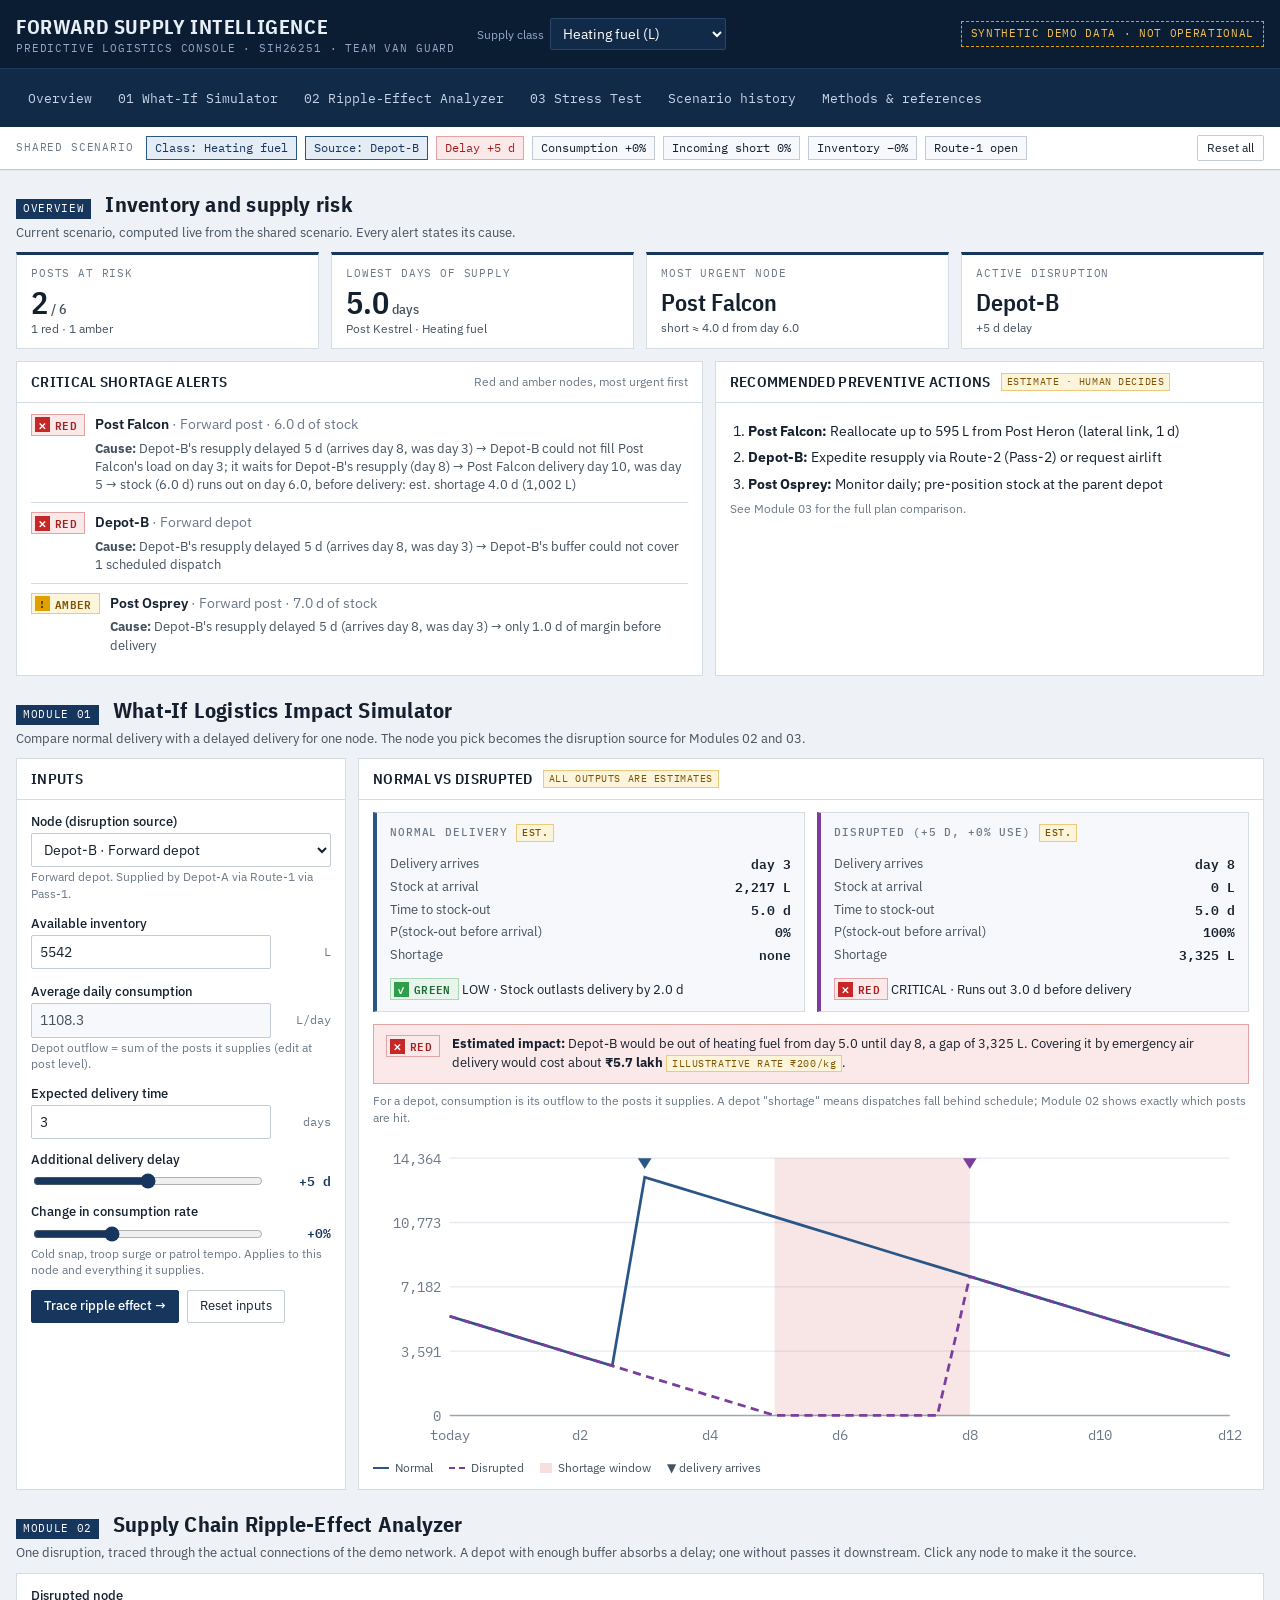
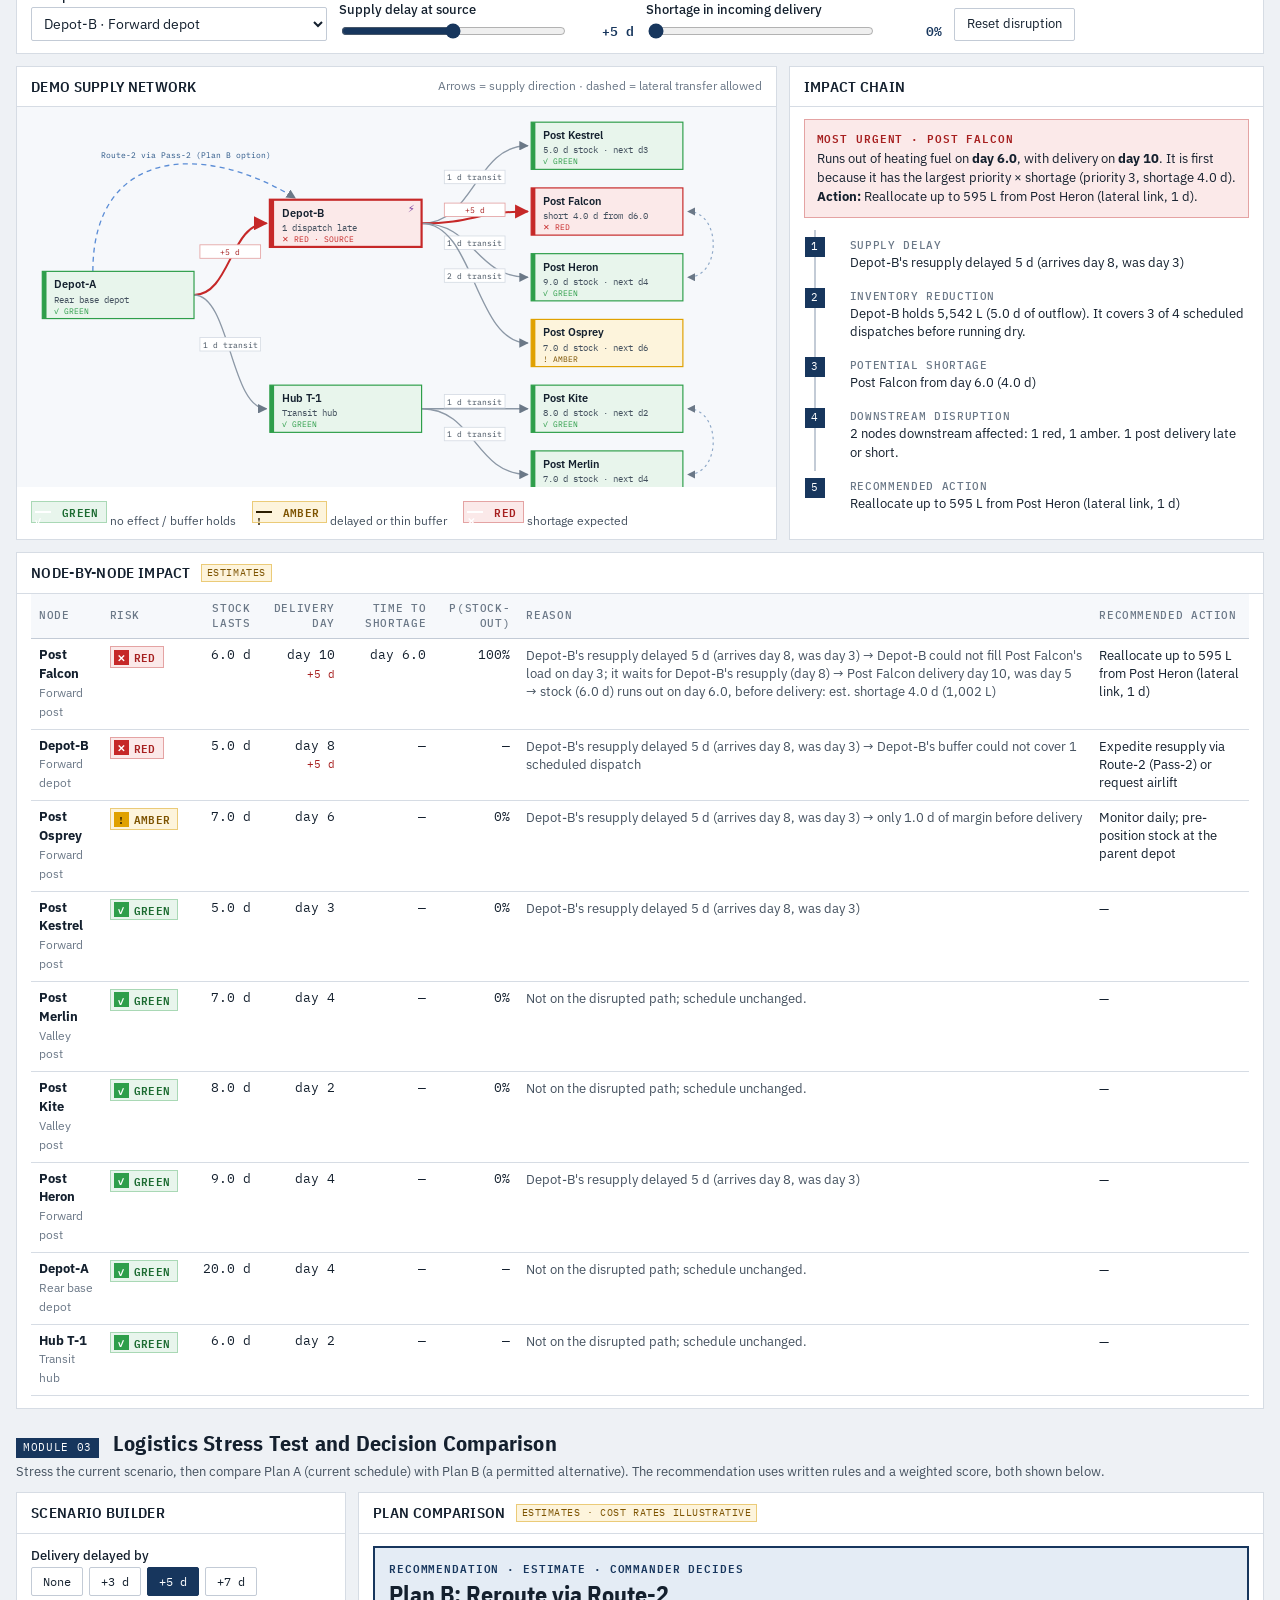
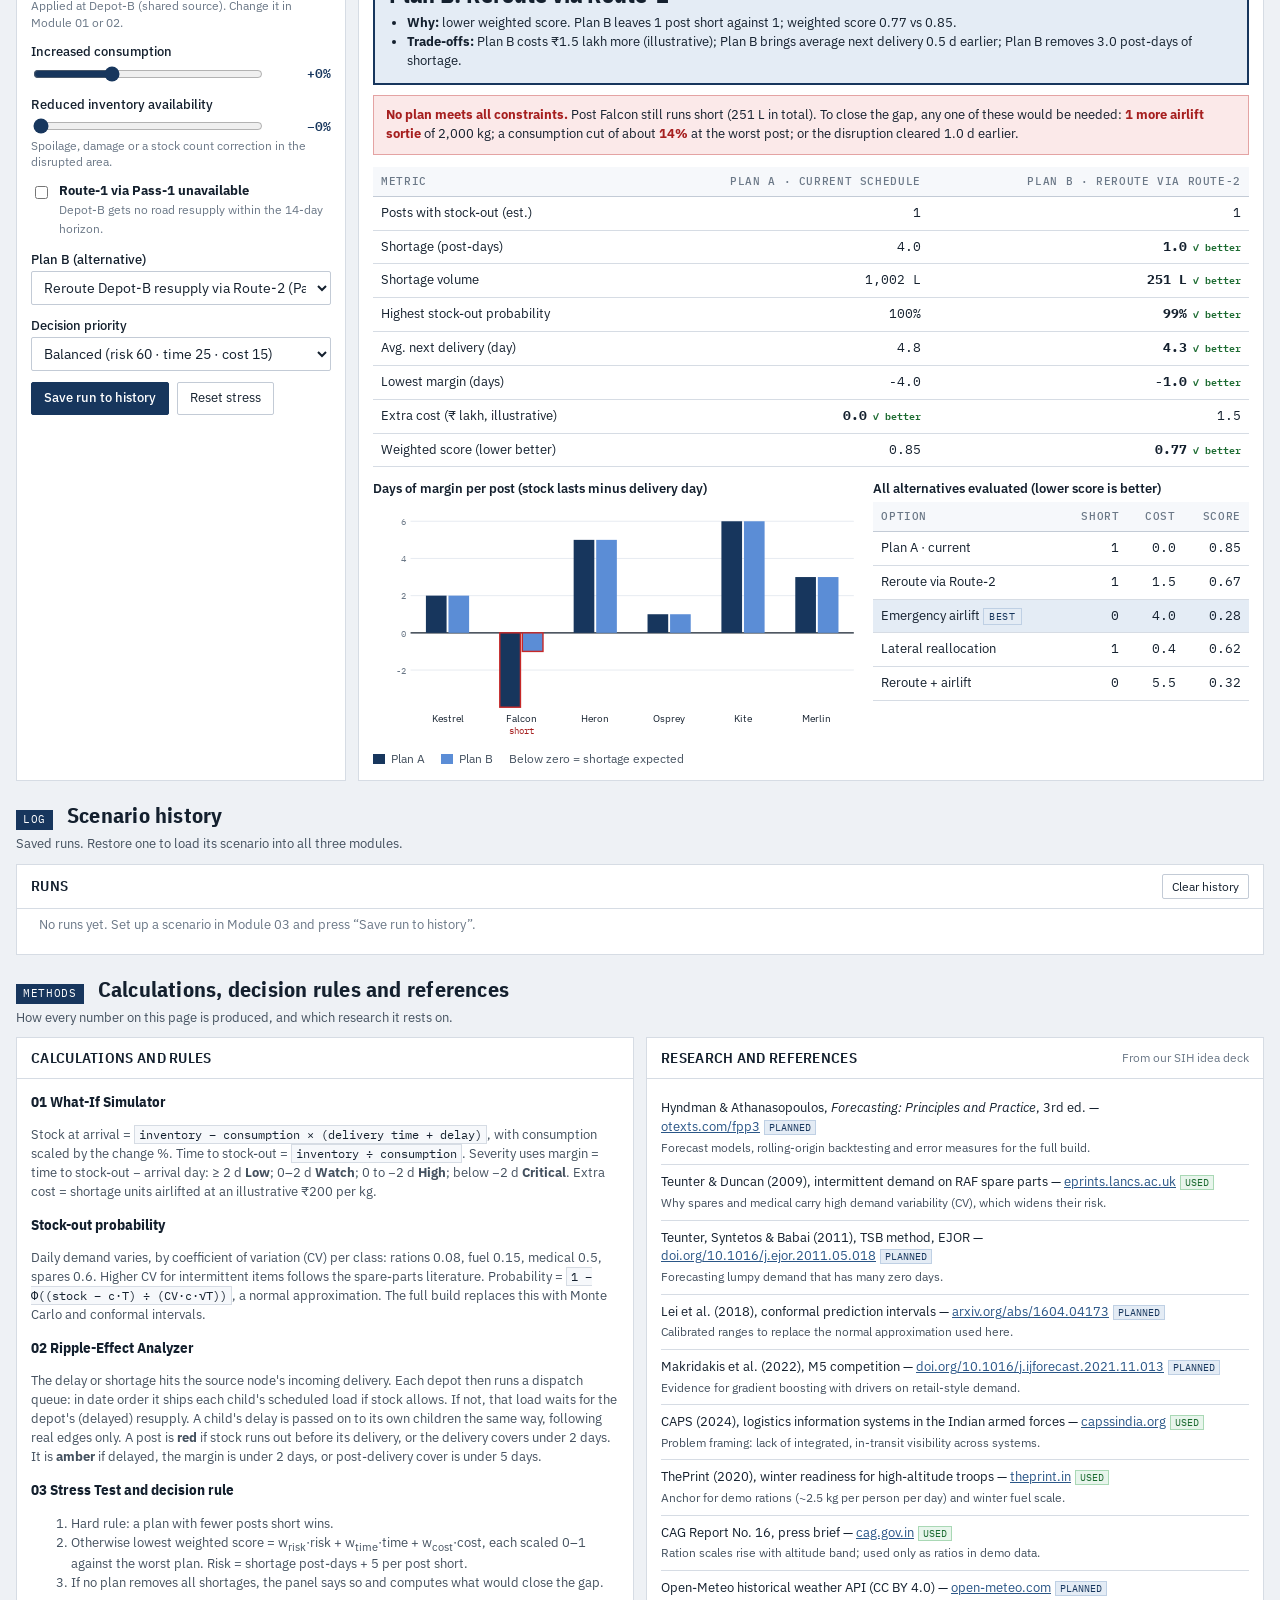
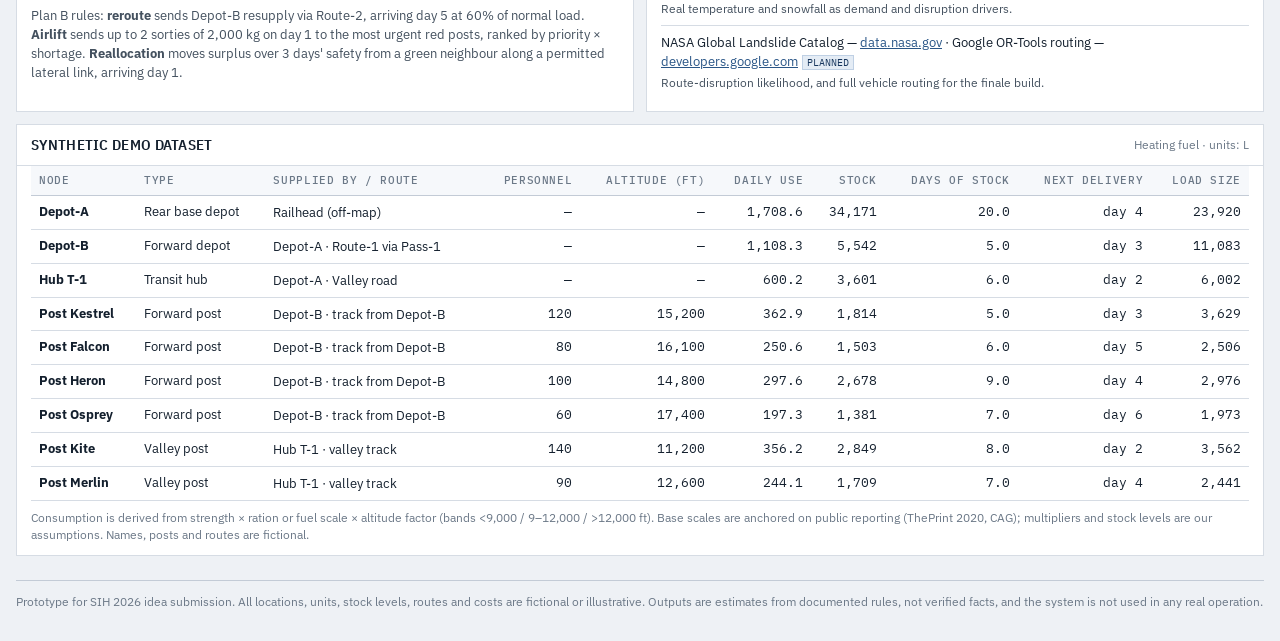
<file: submission/mockups/predictive_logistics_console.html>
<!doctype html>
<html lang="en">
<head>
<meta charset="utf-8">
<meta name="viewport" content="width=device-width, initial-scale=1">
<title>Predictive Logistics Console</title>
<link rel="preconnect" href="https://fonts.googleapis.com">
<link href="https://fonts.googleapis.com/css2?family=IBM+Plex+Mono:wght@400;500;600&family=IBM+Plex+Sans+Condensed:wght@500;600;700&family=IBM+Plex+Sans:wght@400;500;600&display=swap" rel="stylesheet">
<style>
:root{
  --navy-900:#0B1D33; --navy-800:#112A47; --navy-700:#17365D; --navy-500:#2A5687; --navy-300:#8FA9C8; --navy-100:#E4ECF5;
  --ink:#14202E; --ink-2:#44515F; --muted:#6B7887; --line:#D6DCE4; --line-2:#C3CBD6;
  --bg:#EEF1F5; --panel:#FFFFFF; --panel-2:#F6F8FB;
  --good:#2E9E4A; --good-ink:#1C6B31; --good-bg:#E8F5EC;
  --warn:#E0A100; --warn-ink:#7D5300; --warn-bg:#FDF4DC;
  --crit:#C62828; --crit-ink:#A61F1F; --crit-bg:#FBE9E9;
  --planA:#17365D; --planB:#5B8DD6; --dis:#7A3E9D;
  --mono:"IBM Plex Mono",ui-monospace,Consolas,monospace;
  --cond:"IBM Plex Sans Condensed","Arial Narrow",system-ui,sans-serif;
  --sans:"IBM Plex Sans",system-ui,"Segoe UI",sans-serif;
}
*{box-sizing:border-box}
html{scroll-behavior:smooth;scroll-padding-top:110px}
body{margin:0;background:var(--bg);color:var(--ink);font-family:var(--sans);font-size:14px;line-height:1.45}
button,input,select{font:inherit;color:inherit}
a{color:var(--navy-500)}
.wrap{max-width:1400px;margin:0 auto;padding:0 16px}

/* command bar */
.cmd{background:var(--navy-900);color:#E8EEF6}
.cmd .wrap{display:flex;flex-wrap:wrap;align-items:center;gap:10px 22px;padding-top:12px;padding-bottom:12px}
.brand{display:flex;flex-direction:column}
.brand b{font-family:var(--cond);font-size:20px;letter-spacing:.03em;font-weight:700}
.brand span{font-family:var(--mono);font-size:10.5px;color:var(--navy-300);letter-spacing:.08em}
.cmd label{font-size:12px;color:var(--navy-300);margin-right:6px}
.cmd select{background:var(--navy-800);border:1px solid #2B4568;color:#fff;padding:5px 8px;border-radius:2px}
.demo-badge{margin-left:auto;font-family:var(--mono);font-size:11px;letter-spacing:.06em;border:1px dashed #E0A100;color:#F2C14E;padding:4px 9px}
nav.sec{background:var(--navy-800);border-top:1px solid #1F3A5E}
nav.sec .wrap{display:flex;gap:2px;overflow-x:auto}
nav.sec a{color:#C9D6E6;text-decoration:none;font-size:12.5px;padding:8px 12px;white-space:nowrap;font-family:var(--mono)}
nav.sec a:hover{background:var(--navy-700);color:#fff}

/* scenario bar */
.scbar{position:sticky;top:0;z-index:20;background:var(--panel);border-bottom:1px solid var(--line-2);box-shadow:0 1px 0 rgba(11,29,51,.04)}
.scbar .wrap{display:flex;flex-wrap:wrap;align-items:center;gap:6px 8px;padding-top:8px;padding-bottom:8px}
.scbar .lbl{font-family:var(--mono);font-size:10.5px;letter-spacing:.08em;color:var(--muted);margin-right:4px}
.chip{font-family:var(--mono);font-size:11.5px;border:1px solid var(--line-2);padding:3px 8px;background:var(--panel-2);white-space:nowrap}
.chip.on{border-color:var(--navy-500);background:var(--navy-100);color:var(--navy-700)}
.chip.bad{border-color:#E4A3A3;background:var(--crit-bg);color:var(--crit-ink)}
.scbar .sp{flex:1}
.btn{border:1px solid var(--line-2);background:var(--panel);padding:6px 12px;border-radius:2px;cursor:pointer;font-size:13px}
.btn:hover{border-color:var(--navy-500)}
.btn.primary{background:var(--navy-700);border-color:var(--navy-700);color:#fff;font-weight:500}
.btn.primary:hover{background:var(--navy-500)}
.btn.sm{padding:3px 9px;font-size:12px}
.btn:focus-visible,select:focus-visible,input:focus-visible,a:focus-visible,[tabindex]:focus-visible{outline:2px solid var(--navy-500);outline-offset:2px}

/* sections */
section.mod{margin-top:18px}
.mh{display:flex;flex-wrap:wrap;align-items:baseline;gap:4px 14px;margin-bottom:10px}
.mh .no{font-family:var(--mono);font-size:11px;color:#fff;background:var(--navy-700);padding:2px 7px;letter-spacing:.06em}
.mh h2{margin:0;font-family:var(--cond);font-size:22px;font-weight:700;letter-spacing:.01em}
.mh p{margin:0;color:var(--ink-2);font-size:13px;flex-basis:100%}
.panel{background:var(--panel);border:1px solid var(--line);min-width:0}
.ph{padding:9px 14px;border-bottom:1px solid var(--line);display:flex;align-items:center;gap:10px;flex-wrap:wrap}
.ph h3{margin:0;font-family:var(--cond);font-size:15px;font-weight:600;letter-spacing:.02em;text-transform:uppercase}
.ph .hint{margin-left:auto;font-size:11.5px;color:var(--muted)}
.pb{padding:12px 14px}
.grid{display:grid;gap:12px}
.est{font-family:var(--mono);font-size:9.5px;letter-spacing:.06em;color:var(--warn-ink);background:var(--warn-bg);border:1px solid #EBCB78;padding:1px 5px;white-space:nowrap}
.fact{font-family:var(--mono);font-size:9.5px;letter-spacing:.06em;color:var(--navy-700);background:var(--navy-100);border:1px solid #BFD0E4;padding:1px 5px;white-space:nowrap}

/* overview */
.tiles{display:grid;grid-template-columns:repeat(4,1fr);gap:12px}
.tile{background:var(--panel);border:1px solid var(--line);border-top:3px solid var(--navy-700);padding:11px 14px}
.tile .l{font-family:var(--mono);font-size:10.5px;letter-spacing:.08em;color:var(--muted);text-transform:uppercase}
.tile .v{font-family:var(--cond);font-size:32px;font-weight:600;line-height:1.1;margin-top:3px}
.tile .v small{font-size:14px;color:var(--ink-2);font-weight:500;margin-left:3px}
.tile .s{font-size:12px;color:var(--ink-2)}
.ov2{grid-template-columns:1.25fr 1fr;margin-top:12px}
.alerts{list-style:none;margin:0;padding:0}
.alerts li{display:grid;grid-template-columns:auto 1fr;gap:3px 10px;padding:9px 0;border-bottom:1px solid var(--line)}
.alerts li:last-child{border-bottom:0}
.alerts .t{font-weight:600}
.alerts .why{grid-column:2;font-size:12.5px;color:var(--ink-2)}
.actions{margin:0;padding-left:18px}
.actions li{margin:6px 0}
.empty{color:var(--muted);font-size:13px;padding:10px 0}

/* risk badges */
.rb{display:inline-flex;align-items:center;gap:5px;font-family:var(--mono);font-size:11px;font-weight:600;letter-spacing:.03em;padding:2px 7px 2px 3px;white-space:nowrap;border:1px solid}
.rb i{font-style:normal;width:15px;height:15px;display:inline-grid;place-items:center;font-size:10px;color:#fff}
.rb.green{color:var(--good-ink);background:var(--good-bg);border-color:#A9D8B5}.rb.green i{background:var(--good)}
.rb.amber{color:var(--warn-ink);background:var(--warn-bg);border-color:#EBCB78}.rb.amber i{background:var(--warn);color:#2B1D00}
.rb.red{color:var(--crit-ink);background:var(--crit-bg);border-color:#E4A3A3}.rb.red i{background:var(--crit)}

/* forms */
.form{display:grid;gap:11px}
.field label{display:block;font-size:12.5px;font-weight:500;margin-bottom:3px}
.field .row{display:flex;align-items:center;gap:8px}
.field input[type=number],.field select{width:100%;border:1px solid var(--line-2);background:#fff;padding:6px 8px;border-radius:2px}
.field input[type=range]{flex:1;accent-color:var(--navy-700)}
.field .unit{font-family:var(--mono);font-size:11.5px;color:var(--muted);min-width:52px;text-align:right}
.field .help{font-size:11.5px;color:var(--muted);margin-top:2px}
.field .err{font-size:11.5px;color:var(--crit-ink);margin-top:2px;display:none}
.field.invalid input{border-color:var(--crit);background:#FFF7F7}
.field.invalid .err{display:block}
.field input[readonly]{background:var(--panel-2);color:var(--ink-2)}
output.val{font-family:var(--mono);font-size:12.5px;min-width:58px;text-align:right;color:var(--navy-700);font-weight:600}
.chips{display:flex;flex-wrap:wrap;gap:6px}
.chips button{font-family:var(--mono);font-size:12px;border:1px solid var(--line-2);background:#fff;padding:5px 11px;cursor:pointer;border-radius:2px}
.chips button[aria-pressed="true"]{background:var(--navy-700);color:#fff;border-color:var(--navy-700)}
.check{display:flex;gap:8px;align-items:flex-start;font-size:13px;cursor:pointer}
.check input{margin-top:3px;accent-color:var(--navy-700);width:15px;height:15px}

/* module 1 */
.m1{grid-template-columns:330px 1fr}
.cmp2{display:grid;grid-template-columns:1fr 1fr;gap:12px}
.card{border:1px solid var(--line);background:var(--panel-2);padding:11px 13px}
.card h4{margin:0 0 6px;font-family:var(--mono);font-size:11px;letter-spacing:.08em;color:var(--muted);font-weight:500;text-transform:uppercase;display:flex;gap:8px;align-items:center}
.card.dis{border-left:4px solid var(--dis)}
.card.nor{border-left:4px solid var(--navy-500)}
.kv{display:grid;grid-template-columns:1fr auto;gap:4px 10px;font-size:13px}
.kv dt{color:var(--ink-2)}
.kv dd{margin:0;font-family:var(--mono);font-weight:600;text-align:right;font-variant-numeric:tabular-nums}
.verdict{margin-top:12px;padding:10px 12px;border:1px solid var(--line);display:flex;gap:12px;align-items:flex-start;flex-wrap:wrap}
.verdict.red{background:var(--crit-bg);border-color:#E4A3A3}
.verdict.amber{background:var(--warn-bg);border-color:#EBCB78}
.verdict.green{background:var(--good-bg);border-color:#A9D8B5}
.verdict p{margin:0;flex:1;min-width:220px;font-size:13px}
.chart-wrap{position:relative;margin-top:12px}
svg.chart{width:100%;height:auto;display:block}
.tip{position:absolute;pointer-events:none;background:var(--navy-900);color:#fff;font-family:var(--mono);font-size:11.5px;padding:6px 8px;white-space:nowrap;display:none;z-index:5}
.legend{display:flex;flex-wrap:wrap;gap:6px 16px;font-size:12px;color:var(--ink-2);margin-top:6px}
.legend i{display:inline-block;width:16px;height:0;border-top:2px solid;margin-right:6px;vertical-align:3px}
.legend i.box{height:10px;width:12px;border:0;vertical-align:-1px}

/* module 2 */
.m2{grid-template-columns:minmax(0,1.6fr) minmax(0,1fr)}
.ctl-row{display:grid;grid-template-columns:repeat(4,minmax(0,1fr));gap:12px;align-items:end}
svg.net{width:100%;height:auto;display:block;background:var(--panel-2)}
.node{cursor:pointer}
.node:hover rect.box,.node:focus rect.box{stroke:var(--navy-700);stroke-width:2.2}
.node:focus{outline:none}
.flow{list-style:none;margin:0;padding:0;counter-reset:f}
.flow li{position:relative;padding:8px 0 8px 34px;border-left:2px solid var(--line-2);margin-left:10px;font-size:13px}
.flow li:last-child{border-left-color:transparent}
.flow li::before{counter-increment:f;content:counter(f);position:absolute;left:-11px;top:7px;width:20px;height:20px;background:var(--navy-700);color:#fff;font-family:var(--mono);font-size:11px;display:grid;place-items:center}
.flow b{display:block;font-family:var(--mono);font-size:11px;letter-spacing:.06em;color:var(--muted);font-weight:500;text-transform:uppercase}
.urgent{border:1px solid #E4A3A3;background:var(--crit-bg);padding:10px 12px;margin-bottom:12px}
.urgent.ok{border-color:#A9D8B5;background:var(--good-bg)}
.urgent h4{margin:0 0 4px;font-family:var(--mono);font-size:11px;letter-spacing:.08em;color:var(--crit-ink);font-weight:600}
.urgent.ok h4{color:var(--good-ink)}
.urgent p{margin:0;font-size:13px}
table.t{width:100%;border-collapse:collapse;font-size:13px}
table.t th{text-align:left;font-family:var(--mono);font-size:10.5px;letter-spacing:.06em;font-weight:500;color:var(--muted);text-transform:uppercase;padding:7px 8px;border-bottom:1px solid var(--line-2);background:var(--panel-2)}
table.t td{padding:7px 8px;border-bottom:1px solid var(--line);vertical-align:top}
table.t td.n{font-family:var(--mono);text-align:right;white-space:nowrap;font-variant-numeric:tabular-nums}
table.t th.n{text-align:right}
table.t td.reason{font-size:12.5px;color:var(--ink-2);min-width:260px}
.scroll{overflow-x:auto}

/* module 3 */
.m3{grid-template-columns:330px 1fr}
.reco{border:2px solid var(--navy-700);background:var(--navy-100);padding:12px 14px}
.reco h4{margin:0 0 4px;font-family:var(--mono);font-size:11px;letter-spacing:.08em;color:var(--navy-700);font-weight:600}
.reco .big{font-family:var(--cond);font-size:24px;font-weight:700;line-height:1.2}
.reco ul{margin:6px 0 0;padding-left:18px;font-size:13px}
.limit{border:1px solid #E4A3A3;background:var(--crit-bg);padding:10px 12px;margin-top:10px;font-size:13px}
.limit b{color:var(--crit-ink)}
table.cmp td.better{font-weight:700}
table.cmp td.better::after{content:" ✓ better";font-family:var(--mono);font-size:10px;color:var(--good-ink);font-weight:600}
.charts2{display:grid;grid-template-columns:1.3fr 1fr;gap:12px;margin-top:12px}
.na{color:var(--muted);font-style:italic}

/* methods */
.m5{grid-template-columns:1fr 1fr}
.method h4{margin:12px 0 4px;font-family:var(--cond);font-size:15px}
.method h4:first-child{margin-top:0}
.method p,.method li{font-size:13px;color:var(--ink-2)}
.method code{font-family:var(--mono);font-size:12px;background:var(--panel-2);border:1px solid var(--line);padding:1px 4px;color:var(--ink)}
.refs{list-style:none;margin:0;padding:0}
.refs li{padding:8px 0;border-bottom:1px solid var(--line);font-size:13px}
.refs li:last-child{border-bottom:0}
.refs .use{display:block;font-size:12px;color:var(--ink-2);margin-top:2px}
.tag-used{font-family:var(--mono);font-size:9.5px;color:var(--good-ink);border:1px solid #A9D8B5;background:var(--good-bg);padding:0 4px;margin-left:4px}
.tag-plan{font-family:var(--mono);font-size:9.5px;color:var(--navy-700);border:1px solid #BFD0E4;background:var(--navy-100);padding:0 4px;margin-left:4px}

footer{margin:24px 0 30px;padding-top:12px;border-top:1px solid var(--line-2);font-size:12px;color:var(--muted)}

@media (max-width:1080px){
  .m1,.m2,.m3,.m5,.ov2,.charts2{grid-template-columns:1fr}
  .tiles{grid-template-columns:repeat(2,1fr)}
  .ctl-row{grid-template-columns:1fr 1fr}
}
@media (max-width:600px){
  .tiles,.cmp2,.ctl-row{grid-template-columns:1fr}
  .demo-badge{margin-left:0}
  .tile .v{font-size:26px}
  .scbar .wrap{flex-wrap:nowrap;overflow-x:auto}
  .scbar .sp{display:none}
}
</style>
</head>
<body>

<header class="cmd">
  <div class="wrap">
    <div class="brand"><b>FORWARD SUPPLY INTELLIGENCE</b><span>PREDICTIVE LOGISTICS CONSOLE · SIH26251 · TEAM VAN GUARD</span></div>
    <div><label for="itemSel">Supply class</label><select id="itemSel"></select></div>
    <div class="demo-badge" title="All posts, depots and numbers are fictional">SYNTHETIC DEMO DATA · NOT OPERATIONAL</div>
  </div>
  <nav class="sec" aria-label="Sections"><div class="wrap">
    <a href="#overview">Overview</a><a href="#m1">01 What-If Simulator</a><a href="#m2">02 Ripple-Effect Analyzer</a><a href="#m3">03 Stress Test</a><a href="#history">Scenario history</a><a href="#methods">Methods &amp; references</a>
  </div></nav>
</header>

<div class="scbar" aria-label="Shared scenario">
  <div class="wrap" id="scbar"></div>
</div>

<main class="wrap">

<!-- OVERVIEW -->
<section class="mod" id="overview" aria-labelledby="ovh">
  <div class="mh"><span class="no">OVERVIEW</span><h2 id="ovh">Inventory and supply risk</h2><p>Current scenario, computed live from the shared scenario. Every alert states its cause.</p></div>
  <div class="tiles" id="tiles"></div>
  <div class="grid ov2">
    <div class="panel"><div class="ph"><h3>Critical shortage alerts</h3><span class="hint">Red and amber nodes, most urgent first</span></div><div class="pb" style="padding-top:2px"><ul class="alerts" id="alerts"></ul></div></div>
    <div class="panel"><div class="ph"><h3>Recommended preventive actions</h3><span class="est">ESTIMATE · HUMAN DECIDES</span></div><div class="pb"><ol class="actions" id="actions"></ol></div></div>
  </div>
</section>

<!-- MODULE 1 -->
<section class="mod" id="m1" aria-labelledby="m1h">
  <div class="mh"><span class="no">MODULE 01</span><h2 id="m1h">What-If Logistics Impact Simulator</h2><p>Compare normal delivery with a delayed delivery for one node. The node you pick becomes the disruption source for Modules 02 and 03.</p></div>
  <div class="grid m1">
    <div class="panel">
      <div class="ph"><h3>Inputs</h3></div>
      <div class="pb form" id="simForm">
        <div class="field"><label for="simNode">Node (disruption source)</label><select id="simNode"></select><div class="help" id="simNodeHelp"></div></div>
        <div class="field" id="f-stock"><label for="inStock">Available inventory</label><div class="row"><input type="number" id="inStock" min="0" step="1"><span class="unit" data-unit></span></div><div class="err">Enter a number of 0 or more.</div><div class="help" id="stockHelp"></div></div>
        <div class="field" id="f-cons"><label for="inCons">Average daily consumption</label><div class="row"><input type="number" id="inCons" min="0" step="1"><span class="unit" data-unit-d></span></div><div class="err">Must be greater than 0.</div><div class="help" id="consHelp"></div></div>
        <div class="field" id="f-lead"><label for="inLead">Expected delivery time</label><div class="row"><input type="number" id="inLead" min="0" max="30" step="1"><span class="unit">days</span></div><div class="err">Enter 0 to 30 days.</div></div>
        <div class="field"><label for="inDelay">Additional delivery delay</label><div class="row"><input type="range" id="inDelay" min="0" max="10" step="1"><output class="val" id="oDelay" for="inDelay"></output></div></div>
        <div class="field"><label for="inChg">Change in consumption rate</label><div class="row"><input type="range" id="inChg" min="-30" max="60" step="5"><output class="val" id="oChg" for="inChg"></output></div><div class="help">Cold snap, troop surge or patrol tempo. Applies to this node and everything it supplies.</div></div>
        <div style="display:flex;gap:8px;flex-wrap:wrap">
          <button type="button" class="btn primary" id="toRipple">Trace ripple effect →</button>
          <button type="button" class="btn" id="resetSim">Reset inputs</button>
        </div>
      </div>
    </div>
    <div class="panel">
      <div class="ph"><h3>Normal vs disrupted</h3><span class="est">ALL OUTPUTS ARE ESTIMATES</span></div>
      <div class="pb" id="simOut"></div>
    </div>
  </div>
</section>

<!-- MODULE 2 -->
<section class="mod" id="m2" aria-labelledby="m2h">
  <div class="mh"><span class="no">MODULE 02</span><h2 id="m2h">Supply Chain Ripple-Effect Analyzer</h2><p>One disruption, traced through the actual connections of the demo network. A depot with enough buffer absorbs a delay; one without passes it downstream. Click any node to make it the source.</p></div>
  <div class="panel" style="margin-bottom:12px"><div class="pb ctl-row">
    <div class="field"><label for="rSrc">Disrupted node</label><select id="rSrc"></select></div>
    <div class="field"><label for="rDelay">Supply delay at source</label><div class="row"><input type="range" id="rDelay" min="0" max="10" step="1"><output class="val" id="orDelay" for="rDelay"></output></div></div>
    <div class="field"><label for="rShort">Shortage in incoming delivery</label><div class="row"><input type="range" id="rShort" min="0" max="80" step="10"><output class="val" id="orShort" for="rShort"></output></div></div>
    <div><button type="button" class="btn" id="resetRipple">Reset disruption</button></div>
  </div></div>
  <div class="grid m2">
    <div class="panel">
      <div class="ph"><h3>Demo supply network</h3><span class="hint">Arrows = supply direction · dashed = lateral transfer allowed</span></div>
      <svg class="net" id="net" viewBox="0 0 900 450" role="img" aria-label="Supply network diagram"></svg>
      <div class="legend" style="padding:8px 14px 10px">
        <span><span class="rb green"><i>✓</i>GREEN</span> no effect / buffer holds</span>
        <span><span class="rb amber"><i>!</i>AMBER</span> delayed or thin buffer</span>
        <span><span class="rb red"><i>✕</i>RED</span> shortage expected</span>
      </div>
    </div>
    <div class="panel">
      <div class="ph"><h3>Impact chain</h3></div>
      <div class="pb">
        <div id="urgent"></div>
        <ol class="flow" id="flow"></ol>
      </div>
    </div>
  </div>
  <div class="panel" style="margin-top:12px">
    <div class="ph"><h3>Node-by-node impact</h3><span class="est">ESTIMATES</span></div>
    <div class="pb scroll" style="padding-top:0"><table class="t" id="impactTbl"></table></div>
  </div>
</section>

<!-- MODULE 3 -->
<section class="mod" id="m3" aria-labelledby="m3h">
  <div class="mh"><span class="no">MODULE 03</span><h2 id="m3h">Logistics Stress Test and Decision Comparison</h2><p>Stress the current scenario, then compare Plan A (current schedule) with Plan B (a permitted alternative). The recommendation uses written rules and a weighted score, both shown below.</p></div>
  <div class="grid m3">
    <div class="panel">
      <div class="ph"><h3>Scenario builder</h3></div>
      <div class="pb form">
        <div class="field"><label id="stDelayL">Delivery delayed by</label><div class="chips" role="group" aria-labelledby="stDelayL" id="stDelay"></div><div class="help" id="stSrcHelp"></div></div>
        <div class="field"><label for="stCons">Increased consumption</label><div class="row"><input type="range" id="stCons" min="-30" max="60" step="5"><output class="val" id="ostCons" for="stCons"></output></div></div>
        <div class="field"><label for="stInv">Reduced inventory availability</label><div class="row"><input type="range" id="stInv" min="0" max="60" step="5"><output class="val" id="ostInv" for="stInv"></output></div><div class="help">Spoilage, damage or a stock count correction in the disrupted area.</div></div>
        <label class="check"><input type="checkbox" id="stRoute"> <span><b>Route-1 via Pass-1 unavailable</b><br><span style="color:var(--muted);font-size:12px">Depot-B gets no road resupply within the 14-day horizon.</span></span></label>
        <div class="field"><label for="planB">Plan B (alternative)</label><select id="planB">
          <option value="reroute">Reroute Depot-B resupply via Route-2 (Pass-2)</option>
          <option value="air">Emergency airlift to most urgent posts</option>
          <option value="realloc">Lateral reallocation between posts</option>
          <option value="combo">Reroute + airlift combined</option>
        </select></div>
        <div class="field"><label for="prio">Decision priority</label><select id="prio">
          <option value="balanced">Balanced (risk 60 · time 25 · cost 15)</option>
          <option value="risk">Minimise shortage (80 · 15 · 5)</option>
          <option value="cost">Minimise cost (40 · 20 · 40)</option>
        </select></div>
        <div style="display:flex;gap:8px;flex-wrap:wrap">
          <button type="button" class="btn primary" id="saveRun">Save run to history</button>
          <button type="button" class="btn" id="resetStress">Reset stress</button>
        </div>
      </div>
    </div>
    <div class="panel">
      <div class="ph"><h3>Plan comparison</h3><span class="est">ESTIMATES · COST RATES ILLUSTRATIVE</span></div>
      <div class="pb">
        <div id="reco"></div>
        <div class="scroll" style="margin-top:12px"><table class="t cmp" id="cmpTbl"></table></div>
        <div class="charts2">
          <div><div style="font-size:12.5px;font-weight:600;margin-bottom:4px">Days of margin per post (stock lasts minus delivery day)</div><div class="chart-wrap"><svg class="chart" id="barChart" viewBox="0 0 520 250" role="img" aria-label="Margin per post, Plan A vs Plan B"></svg><div class="tip" id="tip2"></div></div>
            <div class="legend"><span><i class="box" style="background:var(--planA)"></i>Plan A</span><span><i class="box" style="background:var(--planB)"></i>Plan B</span><span>Below zero = shortage expected</span></div></div>
          <div><div style="font-size:12.5px;font-weight:600;margin-bottom:4px">All alternatives evaluated (lower score is better)</div><div class="scroll"><table class="t" id="altTbl"></table></div></div>
        </div>
      </div>
    </div>
  </div>
</section>

<!-- HISTORY -->
<section class="mod" id="history" aria-labelledby="hh">
  <div class="mh"><span class="no">LOG</span><h2 id="hh">Scenario history</h2><p>Saved runs. Restore one to load its scenario into all three modules.</p></div>
  <div class="panel"><div class="ph"><h3>Runs</h3><button type="button" class="btn sm" id="clearHist" style="margin-left:auto">Clear history</button></div><div class="pb scroll" style="padding-top:0"><table class="t" id="histTbl"></table></div></div>
</section>

<!-- METHODS -->
<section class="mod" id="methods" aria-labelledby="mth">
  <div class="mh"><span class="no">METHODS</span><h2 id="mth">Calculations, decision rules and references</h2><p>How every number on this page is produced, and which research it rests on.</p></div>
  <div class="grid m5">
    <div class="panel"><div class="ph"><h3>Calculations and rules</h3></div><div class="pb method">
      <h4>01 What-If Simulator</h4>
      <p>Stock at arrival = <code>inventory − consumption × (delivery time + delay)</code>, with consumption scaled by the change %. Time to stock-out = <code>inventory ÷ consumption</code>. Severity uses margin = time to stock-out − arrival day: ≥ 2 d <b>Low</b>; 0–2 d <b>Watch</b>; 0 to −2 d <b>High</b>; below −2 d <b>Critical</b>. Extra cost = shortage units airlifted at an illustrative ₹200 per kg.</p>
      <h4>Stock-out probability</h4>
      <p>Daily demand varies, by coefficient of variation (CV) per class: rations 0.08, fuel 0.15, medical 0.5, spares 0.6. Higher CV for intermittent items follows the spare-parts literature. Probability = <code>1 − Φ((stock − c·T) ÷ (CV·c·√T))</code>, a normal approximation. The full build replaces this with Monte Carlo and conformal intervals.</p>
      <h4>02 Ripple-Effect Analyzer</h4>
      <p>The delay or shortage hits the source node's incoming delivery. Each depot then runs a dispatch queue: in date order it ships each child's scheduled load if stock allows. If not, that load waits for the depot's (delayed) resupply. A child's delay is passed on to its own children the same way, following real edges only. A post is <b>red</b> if stock runs out before its delivery, or the delivery covers under 2 days. It is <b>amber</b> if delayed, the margin is under 2 days, or post-delivery cover is under 5 days.</p>
      <h4>03 Stress Test and decision rule</h4>
      <ol>
        <li>Hard rule: a plan with fewer posts short wins.</li>
        <li>Otherwise lowest weighted score = w<sub>risk</sub>·risk + w<sub>time</sub>·time + w<sub>cost</sub>·cost, each scaled 0–1 against the worst plan. Risk = shortage post-days + 5 per post short.</li>
        <li>If no plan removes all shortages, the panel says so and computes what would close the gap.</li>
      </ol>
      <p>Plan B rules: <b>reroute</b> sends Depot-B resupply via Route-2, arriving day 5 at 60% of normal load. <b>Airlift</b> sends up to 2 sorties of 2,000 kg on day 1 to the most urgent red posts, ranked by priority × shortage. <b>Reallocation</b> moves surplus over 3 days' safety from a green neighbour along a permitted lateral link, arriving day 1.</p>
    </div></div>
    <div class="panel"><div class="ph"><h3>Research and references</h3><span class="hint">From our SIH idea deck</span></div><div class="pb">
      <ul class="refs">
        <li>Hyndman &amp; Athanasopoulos, <i>Forecasting: Principles and Practice</i>, 3rd ed. — <a href="https://otexts.com/fpp3" target="_blank" rel="noopener">otexts.com/fpp3</a><span class="tag-plan">PLANNED</span><span class="use">Forecast models, rolling-origin backtesting and error measures for the full build.</span></li>
        <li>Teunter &amp; Duncan (2009), intermittent demand on RAF spare parts — <a href="https://eprints.lancs.ac.uk/id/eprint/45112" target="_blank" rel="noopener">eprints.lancs.ac.uk</a><span class="tag-used">USED</span><span class="use">Why spares and medical carry high demand variability (CV), which widens their risk.</span></li>
        <li>Teunter, Syntetos &amp; Babai (2011), TSB method, EJOR — <a href="https://doi.org/10.1016/j.ejor.2011.05.018" target="_blank" rel="noopener">doi.org/10.1016/j.ejor.2011.05.018</a><span class="tag-plan">PLANNED</span><span class="use">Forecasting lumpy demand that has many zero days.</span></li>
        <li>Lei et al. (2018), conformal prediction intervals — <a href="https://arxiv.org/abs/1604.04173" target="_blank" rel="noopener">arxiv.org/abs/1604.04173</a><span class="tag-plan">PLANNED</span><span class="use">Calibrated ranges to replace the normal approximation used here.</span></li>
        <li>Makridakis et al. (2022), M5 competition — <a href="https://doi.org/10.1016/j.ijforecast.2021.11.013" target="_blank" rel="noopener">doi.org/10.1016/j.ijforecast.2021.11.013</a><span class="tag-plan">PLANNED</span><span class="use">Evidence for gradient boosting with drivers on retail-style demand.</span></li>
        <li>CAPS (2024), logistics information systems in the Indian armed forces — <a href="https://capssindia.org/?p=13949" target="_blank" rel="noopener">capssindia.org</a><span class="tag-used">USED</span><span class="use">Problem framing: lack of integrated, in-transit visibility across systems.</span></li>
        <li>ThePrint (2020), winter readiness for high-altitude troops — <a href="https://theprint.in/defence/heres-how-army-is-getting-30000-additional-troops-winter-ready-in-ladakh/464301/" target="_blank" rel="noopener">theprint.in</a><span class="tag-used">USED</span><span class="use">Anchor for demo rations (~2.5 kg per person per day) and winter fuel scale.</span></li>
        <li>CAG Report No. 16, press brief — <a href="https://www.cag.gov.in/uploads/PressRelease/PR-Press-Brief-Report-no-16-05f19941ebcdbc7-81616480.pdf" target="_blank" rel="noopener">cag.gov.in</a><span class="tag-used">USED</span><span class="use">Ration scales rise with altitude band; used only as ratios in demo data.</span></li>
        <li>Open-Meteo historical weather API (CC BY 4.0) — <a href="https://open-meteo.com" target="_blank" rel="noopener">open-meteo.com</a><span class="tag-plan">PLANNED</span><span class="use">Real temperature and snowfall as demand and disruption drivers.</span></li>
        <li>NASA Global Landslide Catalog — <a href="https://data.nasa.gov/dataset/global-landslide-catalog-export" target="_blank" rel="noopener">data.nasa.gov</a> · Google OR-Tools routing — <a href="https://developers.google.com/optimization/routing/vrptw" target="_blank" rel="noopener">developers.google.com</a><span class="tag-plan">PLANNED</span><span class="use">Route-disruption likelihood, and full vehicle routing for the finale build.</span></li>
      </ul>
    </div></div>
  </div>
  <div class="panel" style="margin-top:12px">
    <div class="ph"><h3>Synthetic demo dataset</h3><span class="hint" id="dsHint"></span></div>
    <div class="pb scroll" style="padding-top:0"><table class="t" id="dsTbl"></table>
    <p style="font-size:12px;color:var(--muted);margin:8px 0 0">Consumption is derived from strength × ration or fuel scale × altitude factor (bands &lt;9,000 / 9–12,000 / &gt;12,000 ft). Base scales are anchored on public reporting (ThePrint 2020, CAG); multipliers and stock levels are our assumptions. Names, posts and routes are fictional.</p></div>
  </div>
</section>

<footer>Prototype for SIH 2026 idea submission. All locations, units, stock levels, routes and costs are fictional or illustrative. Outputs are estimates from documented rules, not verified facts, and the system is not used in any real operation.</footer>
</main>

<script>
"use strict";
/* ============ helpers ============ */
const $=s=>document.querySelector(s);
const NS="http://www.w3.org/2000/svg";
const svgEl=(tag,a={},p)=>{const e=document.createElementNS(NS,tag);for(const k in a)e.setAttribute(k,a[k]);if(p)p.appendChild(e);return e};
const fmt=(n,d=0)=>Number.isFinite(n)?n.toLocaleString('en-IN',{maximumFractionDigits:d,minimumFractionDigits:d}):'—';
const esc=s=>String(s).replace(/[&<>"]/g,c=>({'&':'&amp;','<':'&lt;','>':'&gt;','"':'&quot;'}[c]));
function phi(x){const t=1/(1+.2316419*Math.abs(x));const d=.3989423*Math.exp(-x*x/2);const p=d*t*(.3193815+t*(-.3565638+t*(1.781478+t*(-1.821256+t*1.330274))));return x>0?1-p:p}
const HORIZON=14;
const RB={green:['✓','GREEN'],amber:['!','AMBER'],red:['✕','RED']};
const badge=r=>`<span class="rb ${r}"><i aria-hidden="true">${RB[r][0]}</i>${RB[r][1]}</span>`;

/* ============ synthetic demo data (fictional) ============ */
const ITEMS={
  F:{name:'Heating fuel',unit:'L',cv:.15,kg:.85},
  R:{name:'Rations',unit:'kg',cv:.08,kg:1},
  M:{name:'Medical kits',unit:'kits',cv:.5,kg:4},
  S:{name:'Vehicle spares',unit:'units',cv:.6,kg:6},
};
const NODES=[
  {id:'DA',name:'Depot-A',role:'Rear base depot',type:'depot',parent:null,L:4,tr:2,route:'Railhead (off-map)',stockDays:20,qtyDays:14,x:30,y:195},
  {id:'DB',name:'Depot-B',role:'Forward depot',type:'depot',parent:'DA',L:3,tr:2,route:'Route-1 via Pass-1',stockDays:5,qtyDays:10,x:300,y:110,alt:{route:'Route-2 via Pass-2',L:5,cap:.6}},
  {id:'TH',name:'Hub T-1',role:'Transit hub',type:'depot',parent:'DA',L:2,tr:1,route:'Valley road',stockDays:6,qtyDays:10,x:300,y:330},
  {id:'P1',name:'Post Kestrel',role:'Forward post',type:'post',parent:'DB',L:3,tr:1,troops:120,alt:15200,prio:2,stock:{F:5,R:7,M:9,S:12},qtyDays:10,x:610,y:18},
  {id:'P2',name:'Post Falcon',role:'Forward post',type:'post',parent:'DB',L:5,tr:2,troops:80,alt:16100,prio:3,stock:{F:6,R:8,M:5,S:9},qtyDays:10,x:610,y:96},
  {id:'P3',name:'Post Heron',role:'Forward post',type:'post',parent:'DB',L:4,tr:1,troops:100,alt:14800,prio:2,stock:{F:9,R:10,M:12,S:14},qtyDays:10,x:610,y:174},
  {id:'P4',name:'Post Osprey',role:'Forward post',type:'post',parent:'DB',L:6,tr:2,troops:60,alt:17400,prio:3,stock:{F:7,R:9,M:8,S:6},qtyDays:10,x:610,y:252},
  {id:'P5',name:'Post Kite',role:'Valley post',type:'post',parent:'TH',L:2,tr:1,troops:140,alt:11200,prio:1,stock:{F:8,R:9,M:10,S:11},qtyDays:10,x:610,y:330},
  {id:'P6',name:'Post Merlin',role:'Valley post',type:'post',parent:'TH',L:4,tr:1,troops:90,alt:12600,prio:1,stock:{F:7,R:6,M:9,S:8},qtyDays:10,x:610,y:408},
];
const LATERAL=[['P2','P3'],['P5','P6']];
const BYID=Object.fromEntries(NODES.map(n=>[n.id,n]));
const kids=id=>NODES.filter(n=>n.parent===id);
const POSTS=NODES.filter(n=>n.type==='post');
function subtree(id){const s=new Set([id]);const st=[id];while(st.length){const x=st.pop();kids(x).forEach(k=>{s.add(k.id);st.push(k.id)})}return s}
const altMult=a=>a<9000?1:a<12000?1.1:1.2;
function baseCons(n,it){
  if(n.type==='depot')return kids(n.id).reduce((a,k)=>a+baseCons(k,it),0);
  if(it==='R')return n.troops*2.5*altMult(n.alt);
  if(it==='F')return n.troops*2.4*(1+(n.alt-10000)/20000);
  if(it==='M')return n.troops*.02;
  return n.troops*.025;
}
const COST={reroute:1.5,sortie:4.0,transfer:0.4}; // ₹ lakh, illustrative
const SORTIE_KG=2000, AIR_RATE=200; // ₹ per kg, illustrative

/* ============ shared scenario ============ */
const DEFAULT={item:'F',source:'DB',delay:5,cons:0,short:0,inv:0,routeOut:false,planB:'reroute',prio:'balanced',ovr:{}};
const S=JSON.parse(JSON.stringify(DEFAULT));
const ovKey=(id)=>id+'|'+S.item;
function nodeVals(n){
  const o=S.ovr[ovKey(n.id)]||{};
  const c=baseCons(n,S.item);
  const days=n.type==='depot'?n.stockDays:n.stock[S.item];
  return {s:o.s??days*c, c:(n.type==='post'&&o.c!=null)?o.c:c, L:o.L??n.L, q:n.qtyDays*((n.type==='post'&&o.c!=null)?o.c:c)};
}

/* ============ engine: simulate one plan ============ */
function simulate(sc,plan){
  plan=plan||{};
  const it=ITEMS[sc.item], sub=subtree(sc.source);
  const R={};
  // pass values
  NODES.forEach(n=>{const v=nodeVals(n);const cf=sub.has(n.id)?1+sc.cons/100:1;const inf=sub.has(n.id)?1-sc.inv/100:1;
    R[n.id]={n,s:v.s*inf,c:v.c*cf,L:v.L,q:v.q,D:0,F:1,why:[],rerouted:false,extra:0,extraWhy:''}});
  // source disruption on incoming delivery
  const src=R[sc.source];
  if(sc.delay>0){src.D+=sc.delay;src.why.push(`${src.n.name}'s resupply delayed ${sc.delay} d (arrives day ${src.L+sc.delay}, was day ${src.L})`)}
  if(sc.short>0){src.F*=1-sc.short/100;src.why.push(`${src.n.name}'s incoming load short by ${sc.short}%`)}
  if(sc.routeOut){const db=R.DB;db.D=Infinity;db.why.push('Route-1 via Pass-1 unavailable: no road resupply to Depot-B in the 14-day horizon')}
  if(plan.reroute){const db=R.DB, alt=BYID.DB.alt;const cur=db.L+db.D;
    if(cur>alt.L){db.D=alt.L-db.L;db.F=Math.min(db.F,alt.cap);db.rerouted=true;db.why.push(`Plan B: resupply rerouted via ${alt.route}, arrives day ${alt.L} at ${alt.cap*100}% load`)}}
  // top-down dispatch queues
  const order=['DA','DB','TH'];
  order.forEach(pid=>{
    const p=R[pid];const A=p.L+p.D;let s=p.s;const Q=p.q*p.F;let arrived=false;
    const ks=kids(pid).map(k=>R[k.id]).map(k=>({k,t:Math.max(0,k.L-k.n.tr)})).sort((a,b)=>a.t-b.t);
    p.queue=[];
    ks.forEach(({k,t})=>{
      if(!arrived&&A<=t){s+=Q;arrived=true}
      const need=k.q;
      if(s>=need){s-=need;p.queue.push({id:k.n.id,t,ok:true})}
      else if(A<=HORIZON){
        if(!arrived){s+=Q;arrived=true}
        const send=Math.min(need,Math.max(0,s));s-=send;
        const wait=Math.max(t,A)-t;
        k.D+=wait;k.F*=send/need;
        if(wait>0)k.why.push(`${p.n.name} could not fill ${k.n.name}'s load on day ${t}; it waits for ${p.n.name}'s resupply (day ${A}) → ${k.n.name} delivery day ${k.L+k.D}, was day ${k.L}`);
        if(send<need)k.why.push(`${k.n.name} receives only ${Math.round(send/need*100)}% of its load`);
        p.queue.push({id:k.n.id,t,ok:false,wait});
      }else{
        const send=Math.min(need,Math.max(0,s));s-=send;
        if(send>0){k.F*=send/need;k.why.push(`${p.n.name} sends its last stock: ${k.n.name} gets ${Math.round(send/need*100)}% of its load, and nothing further within 14 days`)}
        else{k.D=Infinity;k.F=0;k.why.push(`${p.n.name} has no stock and no resupply in 14 days: ${k.n.name} gets no delivery`)}
        p.queue.push({id:k.n.id,t,ok:false,wait:Infinity});
      }
    });
    p.endStock=s;
  });
  // extra deliveries (airlift / reallocation) on day 1
  (plan.extras||[]).forEach(x=>{const r=R[x.to];r.extra+=x.units;r.extraWhy=(r.extraWhy?r.extraWhy+'; ':'')+x.label;if(x.from){R[x.from].s-=x.units}});
  // evaluate
  NODES.forEach(n=>{
    const r=R[n.id];const A=r.L+r.D;r.A=A;
    if(n.type==='post'){
      const s=r.s+(r.extra>0&&r.s/r.c>=1?r.extra:0);
      r.sEff=s;r.Y=s/r.c;
      const T=Math.min(A,HORIZON);
      r.short=Math.max(0,T-r.Y);
      r.margin=(!Number.isFinite(A)||A>HORIZON)?r.Y-HORIZON:r.Y-A;
      r.cover=Number.isFinite(A)&&A<=HORIZON?(Math.max(0,s-r.c*A)+r.q*r.F)/r.c:0;
      r.P=T<=0?(s<=0?1:0):1-phi((s-r.c*T)/(ITEMS[sc.item].cv*r.c*Math.sqrt(T)||1e-9));
      if(r.short>0||(r.F<1&&r.cover<2))r.risk='red';
      else if(r.D>0||r.margin<2||r.cover<5||r.F<1)r.risk='amber';
      else r.risk='green';
      if(r.risk==='green'&&r.extra>0)r.risk='green';
    }else{
      const late=(r.queue||[]).filter(q=>!q.ok).length;
      r.lateKids=late;
      r.risk=late>0?'red':(r.D>0||r.F<1)?'amber':'green';
    }
  });
  return R;
}
function postReason(r){
  const chain=[];let cur=r.n;const path=[];
  while(cur){path.unshift(cur.id);cur=cur.parent?BYID[cur.parent]:null}
  return path;
}
function explain(R,id){
  const path=postReason(R[id]);const parts=[];
  path.forEach(pid=>R[pid].why.forEach(w=>parts.push(w)));
  const r=R[id];
  if(r.extraWhy)parts.push(r.extraWhy);
  if(r.n.type==='post'){
    const it=ITEMS[S.item];
    if(r.short>0)parts.push(`stock (${fmt(r.Y,1)} d) runs out on day ${fmt(r.Y,1)}, before delivery: est. shortage ${fmt(r.short,1)} d (${fmt(r.short*r.c)} ${it.unit})`);
    else if(r.risk==='amber'){
      const own=[];
      if(r.D>0&&Number.isFinite(r.D))own.push(`its delivery moves to day ${r.A} but stock (${fmt(r.Y,1)} d) still holds`);
      if(r.margin<2)own.push(`only ${fmt(r.margin,1)} d of margin before delivery`);
      if(r.cover<5&&Number.isFinite(r.A))own.push(`after delivery only ${fmt(r.cover,1)} d of cover`);
      if(r.F<1)own.push(`load reduced to ${Math.round(r.F*100)}%`);
      if(!own.length&&r.D===0)own.push('its own delivery is on time; it sits downstream of the disruption');
      parts.push(...own);
    }
  }else if(r.n.type==='depot'){
    if(r.lateKids>0)parts.push(`${r.n.name}'s buffer could not cover ${r.lateKids} scheduled dispatch${r.lateKids>1?'es':''}`);
    else if(r.D>0)parts.push(`${r.n.name}'s buffer absorbed the delay; all dispatches on time`);
  }
  return parts;
}
function actionFor(R,id){
  const r=R[id],n=r.n,it=ITEMS[S.item];
  if(r.risk==='green')return '—';
  if(n.type==='depot'){
    if(n.id==='DB'&&(S.routeOut||S.source==='DB'))return 'Expedite resupply via Route-2 (Pass-2) or request airlift';
    return `Prioritise ${n.name}'s replenishment; dispatch to highest-priority posts first`;
  }
  if(r.risk==='red'){
    const lat=LATERAL.find(l=>l.includes(id));
    if(lat){const o=lat[0]===id?lat[1]:lat[0];const ro=R[o];const surplus=ro.s-ro.c*(Math.min(ro.A,HORIZON)+3);
      if(ro.risk==='green'&&surplus>0)return `Reallocate up to ${fmt(Math.min(surplus,r.short*r.c+2*r.c))} ${it.unit} from ${BYID[o].name} (lateral link, 1 d)`}
    return `Prioritise replenishment before day ${fmt(Math.max(0,r.Y),0)}: airlift or first slot on the next convoy`;
  }
  if(r.cover<5&&Number.isFinite(r.A))return 'Top up the next delivery; post-delivery buffer is thin';
  return 'Monitor daily; pre-position stock at the parent depot';
}

/* ============ plans & metrics ============ */
function urgentPosts(R){return POSTS.map(p=>R[p.id]).filter(r=>r.risk==='red').sort((a,b)=>(b.n.prio*b.short)-(a.n.prio*a.short)||a.Y-b.Y)}
function buildPlan(kind){
  const plan={reroute:false,extras:[],label:'',cost:0,notes:[]};
  const it=ITEMS[S.item];
  if(kind==='reroute'||kind==='combo'){
    const affected=S.routeOut||(S.source==='DB'&&S.delay>BYID.DB.alt.L-BYID.DB.L)||(S.source==='DA'&&S.delay>0);
    if(affected){plan.reroute=true;plan.cost+=COST.reroute}else plan.notes.push('Reroute not applicable: Route-1 is not the problem in this scenario');
  }
  if(kind==='air'||kind==='combo'){
    const R0=simulate(S,{reroute:plan.reroute});
    urgentPosts(R0).slice(0,2).forEach(r=>{
      const units=Math.min(SORTIE_KG/it.kg,6*r.c);
      plan.extras.push({to:r.n.id,units,label:`Plan B: airlift of ${fmt(units)} ${it.unit} lands day 1`});plan.cost+=COST.sortie;
    });
    if(!urgentPosts(R0).length)plan.notes.push('No red posts: airlift not needed');
  }
  if(kind==='realloc'){
    const R0=simulate(S,{});
    urgentPosts(R0).forEach(r=>{
      const lat=LATERAL.find(l=>l.includes(r.n.id));if(!lat)return;
      const o=lat[0]===r.n.id?lat[1]:lat[0];const ro=R0[o];if(ro.risk==='red')return;
      const surplus=ro.s-ro.c*(Math.min(ro.A,HORIZON)+3);const need=r.short*r.c+2*r.c;
      const units=Math.max(0,Math.min(surplus,need));
      if(units>0){plan.extras.push({to:r.n.id,from:o,units,label:`Plan B: ${fmt(units)} ${it.unit} moved from ${BYID[o].name}, arrives day 1`});plan.cost+=COST.transfer}
    });
    if(!plan.extras.length)plan.notes.push('No permitted lateral link has surplus next to a red post');
  }
  return plan;
}
function metrics(R,cost){
  const ps=POSTS.map(p=>R[p.id]);
  const shortPosts=ps.filter(r=>r.short>0);
  const sumShort=ps.reduce((a,r)=>a+r.short,0);
  const arr=ps.filter(r=>r.D>0||r.extra>0||r.rerouted);
  const delivery=ps.map(r=>r.extra>0?1:Math.min(r.A,HORIZON+1));
  const avgArr=delivery.reduce((a,b)=>a+b,0)/delivery.length;
  return {stockouts:shortPosts.length,sumShort,maxP:Math.max(...ps.map(r=>r.P)),avgArr,minMargin:Math.min(...ps.map(r=>r.margin)),
    shortUnits:ps.reduce((a,r)=>a+r.short*r.c,0),cost,risk:sumShort+5*shortPosts.length,red:ps.filter(r=>r.risk==='red').length,amber:ps.filter(r=>r.risk==='amber').length};
}
const WEIGHTS={balanced:[.6,.25,.15],risk:[.8,.15,.05],cost:[.4,.2,.4]};
function score(ms){
  const w=WEIGHTS[S.prio];const mx=k=>Math.max(...ms.map(m=>m[k]),1e-9);
  const mr=mx('risk'),mt=mx('avgArr'),mc=mx('cost');
  return ms.map(m=>({risk:m.risk/mr,time:m.avgArr/mt,cost:mc>0?m.cost/mc:0,total:w[0]*m.risk/mr+w[1]*m.avgArr/mt+w[2]*(mc>0?m.cost/mc:0)}));
}
function decide(a,b){ // returns 'A'|'B' and reason
  if(a.stockouts!==b.stockouts)return [a.stockouts<b.stockouts?'A':'B','hard rule: fewer posts short'];
  const [sa,sb]=score([a,b]);
  if(Math.abs(sa.total-sb.total)<1e-6)return ['A','tie: keep current schedule (no extra cost)'];
  return [sa.total<sb.total?'A':'B','lower weighted score'];
}

/* ============ render: scenario bar ============ */
function renderBar(){
  const it=ITEMS[S.item];const src=BYID[S.source];
  const chips=[
    `<span class="chip on">Class: ${it.name}</span>`,
    `<span class="chip on">Source: ${src.name}</span>`,
    `<span class="chip ${S.delay?'bad':''}">Delay +${S.delay} d</span>`,
    `<span class="chip ${S.cons?'bad':''}">Consumption ${S.cons>=0?'+':''}${S.cons}%</span>`,
    `<span class="chip ${S.short?'bad':''}">Incoming short ${S.short}%</span>`,
    `<span class="chip ${S.inv?'bad':''}">Inventory −${S.inv}%</span>`,
    `<span class="chip ${S.routeOut?'bad':''}">Route-1 ${S.routeOut?'UNAVAILABLE':'open'}</span>`,
  ];
  if(Object.keys(S.ovr).length)chips.push(`<span class="chip on">${Object.keys(S.ovr).length} manual override${Object.keys(S.ovr).length>1?'s':''}</span>`);
  $('#scbar').innerHTML=`<span class="lbl">SHARED SCENARIO</span>${chips.join('')}<span class="sp"></span><button type="button" class="btn sm" id="resetAll">Reset all</button>`;
  $('#resetAll').onclick=()=>{Object.assign(S,JSON.parse(JSON.stringify(DEFAULT)));S.delay=0;syncControls();renderAll()};
}

/* ============ render: overview ============ */
function renderOverview(R){
  const it=ITEMS[S.item];const ps=POSTS.map(p=>R[p.id]);
  const red=ps.filter(r=>r.risk==='red'),amb=ps.filter(r=>r.risk==='amber');
  const low=ps.reduce((a,b)=>b.Y<a.Y?b:a);
  const urg=urgentPosts(R)[0];
  $('#tiles').innerHTML=`
   <div class="tile"><div class="l">Posts at risk</div><div class="v">${red.length+amb.length}<small>/ ${ps.length}</small></div><div class="s">${red.length} red · ${amb.length} amber</div></div>
   <div class="tile"><div class="l">Lowest days of supply</div><div class="v">${fmt(low.Y,1)}<small>days</small></div><div class="s">${low.n.name} · ${it.name}</div></div>
   <div class="tile"><div class="l">Most urgent node</div><div class="v" style="font-size:24px;padding:4px 0">${urg?urg.n.name:'None'}</div><div class="s">${urg?`short ≈ ${fmt(urg.short,1)} d from day ${fmt(urg.Y,1)}`:'No shortage expected in 14 d'}</div></div>
   <div class="tile"><div class="l">Active disruption</div><div class="v" style="font-size:24px;padding:4px 0">${S.delay||S.short||S.routeOut||S.cons||S.inv?BYID[S.source].name:'None'}</div><div class="s">${[S.delay?`+${S.delay} d delay`:'',S.short?`${S.short}% short`:'',S.routeOut?'Route-1 closed':'',S.cons?`use ${S.cons>0?'+':''}${S.cons}%`:'',S.inv?`stock −${S.inv}%`:''].filter(Boolean).join(' · ')||'Normal schedule'}</div></div>`;
  const items=NODES.map(n=>R[n.id]).filter(r=>r.risk!=='green').sort((a,b)=>(a.risk==='red'?0:1)-(b.risk==='red'?0:1)||(a.Y??99)-(b.Y??99));
  $('#alerts').innerHTML=items.length?items.map(r=>`<li>${badge(r.risk)}<span class="t">${r.n.name} <span style="font-weight:400;color:var(--muted)">· ${r.n.role}${r.n.type==='post'?` · ${fmt(r.Y,1)} d of stock`:''}</span></span><span class="why"><b>Cause:</b> ${esc(explain(R,r.n.id).join(' → ')||'—')}</span></li>`).join('')
    :`<li><span class="empty">No alerts. All nodes hold until their next delivery. Add a delay in Module 01 or 02 to test.</span></li>`;
  const acts=items.map(r=>({r,a:actionFor(R,r.n.id)})).filter(x=>x.a!=='—');
  $('#actions').innerHTML=acts.length?acts.slice(0,6).map(x=>`<li><b>${x.r.n.name}:</b> ${esc(x.a)}</li>`).join('')+`<li style="list-style:none;margin-left:-18px;color:var(--muted);font-size:12px">See Module 03 for the full plan comparison.</li>`
    :'<li style="list-style:none;margin-left:-18px" class="empty">Nothing to do: no node is at risk.</li>';
}

/* ============ render: module 1 ============ */
let simValid=true;
function renderSimForm(){
  const n=BYID[S.source];const v=nodeVals(n);const it=ITEMS[S.item];
  $('#simNode').value=S.source;
  $('#simNodeHelp').textContent=`${n.role}. Supplied by ${n.parent?BYID[n.parent].name:'railhead'} via ${n.route}.`;
  document.querySelectorAll('[data-unit]').forEach(e=>e.textContent=it.unit);
  document.querySelectorAll('[data-unit-d]').forEach(e=>e.textContent=it.unit+'/day');
  if(document.activeElement!==$('#inStock'))$('#inStock').value=Math.round(v.s);
  if(document.activeElement!==$('#inCons'))$('#inCons').value=Math.round(v.c*10)/10;
  if(document.activeElement!==$('#inLead'))$('#inLead').value=v.L;
  $('#inCons').readOnly=n.type==='depot';
  $('#consHelp').textContent=n.type==='depot'?'Depot outflow = sum of the posts it supplies (edit at post level).':`Derived: ${n.troops} personnel × ${S.item==='R'?'2.5 kg':S.item==='F'?'2.4 L':S.item==='M'?'0.02 kits':'0.025 units'} × altitude factor.`;
  $('#stockHelp').textContent=S.inv?`Stress test cuts this by ${S.inv}% in the calculation.`:'';
  $('#inDelay').value=S.delay;$('#oDelay').textContent=`+${S.delay} d`;
  $('#inChg').value=S.cons;$('#oChg').textContent=`${S.cons>=0?'+':''}${S.cons}%`;
}
function readSim(){
  const n=BYID[S.source];let ok=true;
  const s=parseFloat($('#inStock').value),c=parseFloat($('#inCons').value),L=parseFloat($('#inLead').value);
  const set=(id,bad)=>{$(id).classList.toggle('invalid',bad);if(bad)ok=false};
  set('#f-stock',!(s>=0));set('#f-cons',!(c>0));set('#f-lead',!(L>=0&&L<=30));
  if(ok){const o=S.ovr[ovKey(n.id)]||{};const base=nodeVals.call(null,n);
    o.s=s;o.L=Math.round(L);if(n.type==='post')o.c=c;S.ovr[ovKey(n.id)]=o}
  simValid=ok;return ok;
}
function renderSimOut(){
  const box=$('#simOut');
  if(!simValid){box.innerHTML='<div class="empty" style="padding:30px 0;text-align:center">Fix the highlighted inputs to see the comparison.</div>';return}
  const n=BYID[S.source],v=nodeVals(n),it=ITEMS[S.item];
  const s=v.s*(1-S.inv/100), c=v.c, c2=c*(1+S.cons/100), L=v.L, d=S.delay, A=L+d;
  const remN=s-c*L, remD=s-c2*A, tN=s/c, tD=s/c2;
  const marginN=tN-L, marginD=tD-A;
  const sev=m=>m>=2?['green','LOW','Stock outlasts delivery by '+fmt(m,1)+' d']:m>=0?['amber','WATCH','Only '+fmt(m,1)+' d of margin']:m>-2?['red','HIGH','Runs out '+fmt(-m,1)+' d before delivery']:['red','CRITICAL','Runs out '+fmt(-m,1)+' d before delivery'];
  const [cN,lN,tNt]=sev(marginN),[cD,lD,tDt]=sev(marginD);
  const shortU=Math.max(0,-remD), extraCost=shortU*it.kg*AIR_RATE/1e5;
  const P=(T,cc)=>T<=0?(s<=0?1:0):1-phi((s-cc*T)/(it.cv*cc*Math.sqrt(T)));
  box.innerHTML=`
   <div class="cmp2">
     <div class="card nor"><h4>Normal delivery <span class="est">EST.</span></h4><dl class="kv">
       <dt>Delivery arrives</dt><dd>day ${L}</dd>
       <dt>Stock at arrival</dt><dd>${remN>=0?fmt(remN):'0'} ${it.unit}</dd>
       <dt>Time to stock-out</dt><dd>${fmt(tN,1)} d</dd>
       <dt>P(stock-out before arrival)</dt><dd>${fmt(P(L,c)*100)}%</dd>
       <dt>Shortage</dt><dd>${remN<0?fmt(-remN)+' '+it.unit:'none'}</dd>
     </dl><div style="margin-top:8px">${badge(cN)} <span style="font-size:12.5px">${lN} · ${tNt}</span></div></div>
     <div class="card dis"><h4>Disrupted (+${d} d, ${S.cons>=0?'+':''}${S.cons}% use) <span class="est">EST.</span></h4><dl class="kv">
       <dt>Delivery arrives</dt><dd>day ${A}</dd>
       <dt>Stock at arrival</dt><dd>${remD>=0?fmt(remD):'0'} ${it.unit}</dd>
       <dt>Time to stock-out</dt><dd>${fmt(tD,1)} d</dd>
       <dt>P(stock-out before arrival)</dt><dd>${fmt(P(A,c2)*100)}%</dd>
       <dt>Shortage</dt><dd>${remD<0?fmt(-remD)+' '+it.unit:'none'}</dd>
     </dl><div style="margin-top:8px">${badge(cD)} <span style="font-size:12.5px">${lD} · ${tDt}</span></div></div>
   </div>
   <div class="verdict ${cD}">${badge(cD)}<p><b>Estimated impact:</b> ${remD<0?`${n.name} would be out of ${it.name.toLowerCase()} from day ${fmt(tD,1)} until day ${A}, a gap of ${fmt(shortU)} ${it.unit}. Covering it by emergency air delivery would cost about <b>₹${fmt(extraCost,1)} lakh</b> <span class="est">ILLUSTRATIVE RATE ₹${AIR_RATE}/kg</span>.`:marginD<2?`No stock-out expected, but margin shrinks from ${fmt(marginN,1)} d to ${fmt(marginD,1)} d.`:`Delay is absorbed: stock still lasts ${fmt(marginD,1)} d beyond delivery.`}</p></div>
   ${n.type==='depot'?`<p style="font-size:12px;color:var(--muted);margin:8px 0 0">For a depot, consumption is its outflow to the posts it supplies. A depot "shortage" means dispatches fall behind schedule; Module 02 shows exactly which posts are hit.</p>`:''}
   <div class="chart-wrap"><svg class="chart" id="simChart" viewBox="0 0 640 230" role="img" aria-label="Projected stock, normal versus disrupted"></svg><div class="tip" id="tip1"></div></div>
   <div class="legend"><span><i style="border-color:var(--navy-500)"></i>Normal</span><span><i style="border-color:var(--dis);border-top-style:dashed"></i>Disrupted</span><span><i class="box" style="background:rgba(198,40,40,.15)"></i>Shortage window</span><span>▼ delivery arrives</span></div>`;
  drawSimChart({s,c,c2,L,A,q:v.q,F:1-S.short/100,tD,unit:it.unit});
}
function drawSimChart(o){
  const svg=$('#simChart');const W=640,H=230,ml=56,mr=14,mt=14,mb=28;
  const days=Math.max(10,Math.ceil(o.A+4));
  const series=(cc,arr,F)=>{const pts=[];let st=o.s;for(let t=0;t<=days;t+=.5){if(Math.abs(t-arr)<.01)st+=o.q*F;pts.push({t,v:Math.max(0,st)});st-=cc*.5}return pts};
  const nrm=series(o.c,o.L,1), dis=series(o.c2,o.A,o.F);
  const ymax=Math.max(...nrm.map(p=>p.v),...dis.map(p=>p.v))*1.08||1;
  const X=t=>ml+t/days*(W-ml-mr), Y=v=>mt+(H-mt-mb)*(1-v/ymax);
  for(let k=0;k<=4;k++){const v=ymax*k/4;svgEl('line',{x1:ml,x2:W-mr,y1:Y(v),y2:Y(v),stroke:k?'#E6EAF0':'#9AA6B4'},svg);svgEl('text',{x:ml-6,y:Y(v)+4,'text-anchor':'end','font-size':10,fill:'#6B7887','font-family':'IBM Plex Mono'},svg).textContent=fmt(v)}
  for(let t=0;t<=days;t+=2)svgEl('text',{x:X(t),y:H-10,'text-anchor':'middle','font-size':10,fill:'#6B7887','font-family':'IBM Plex Mono'},svg).textContent=t===0?'today':'d'+t;
  if(o.tD<o.A)svgEl('rect',{x:X(o.tD),y:mt,width:X(Math.min(o.A,days))-X(o.tD),height:H-mt-mb,fill:'rgba(198,40,40,.12)'},svg);
  const path=(pts)=>pts.map((p,i)=>(i?'L':'M')+X(p.t).toFixed(1)+' '+Y(p.v).toFixed(1)).join('');
  svgEl('path',{d:path(nrm),fill:'none',stroke:'#2A5687','stroke-width':2},svg);
  svgEl('path',{d:path(dis),fill:'none',stroke:'#7A3E9D','stroke-width':2,'stroke-dasharray':'6 4'},svg);
  [[o.L,'#2A5687'],[o.A,'#7A3E9D']].forEach(([t,c])=>{if(t<=days){svgEl('path',{d:`M${X(t)-5} ${mt} L${X(t)+5} ${mt} L${X(t)} ${mt+8}Z`,fill:c},svg)}});
  const cross=svgEl('line',{y1:mt,y2:H-mb,stroke:'#14202E','stroke-width':1,opacity:0},svg);
  const hit=svgEl('rect',{x:ml,y:mt,width:W-ml-mr,height:H-mt-mb,fill:'transparent'},svg);
  const tip=$('#tip1');
  hit.addEventListener('mousemove',e=>{const r=svg.getBoundingClientRect();const sx=(e.clientX-r.left)*W/r.width;let t=Math.round(((sx-ml)/(W-ml-mr))*days*2)/2;t=Math.max(0,Math.min(days,t));
    const i=Math.round(t*2);cross.setAttribute('x1',X(t));cross.setAttribute('x2',X(t));cross.setAttribute('opacity',.4);
    tip.style.display='block';tip.innerHTML=`day ${t}<br>normal ${fmt(nrm[i].v)} ${o.unit}<br>disrupted ${fmt(dis[i].v)} ${o.unit}`;
    const px=X(t)*r.width/W;tip.style.left=(px>r.width*.6?px-tip.offsetWidth-10:px+10)+'px';tip.style.top='20px'});
  hit.addEventListener('mouseleave',()=>{tip.style.display='none';cross.setAttribute('opacity',0)});
}

/* ============ render: module 2 ============ */
function renderNet(R){
  const svg=$('#net');svg.innerHTML='';
  const defs=svgEl('defs',{},svg);
  ['n','r'].forEach(k=>{const m=svgEl('marker',{id:'ar'+k,viewBox:'0 0 10 10',refX:9,refY:5,markerWidth:7,markerHeight:7,orient:'auto-start-reverse'},defs);svgEl('path',{d:'M0 0 L10 5 L0 10z',fill:k==='r'?'#C62828':'#6B7887'},m)});
  const BW=180,BH=56;
  const colr={green:['#E8F5EC','#2E9E4A'],amber:['#FDF4DC','#E0A100'],red:['#FBE9E9','#C62828']};
  // edges
  NODES.filter(n=>n.parent).forEach(n=>{
    const p=BYID[n.parent];const r=R[n.id];
    const x1=p.x+BW,y1=p.y+BH/2,x2=n.x-4,y2=n.y+BH/2;const mx=(x1+x2)/2;
    const bad=r.D>0||r.F<1;
    const cut=n.id==='DB'&&S.routeOut&&!r.rerouted;
    svgEl('path',{d:`M${x1} ${y1} C${mx} ${y1}, ${mx} ${y2}, ${x2} ${y2}`,fill:'none',stroke:cut?'#C62828':bad?'#C62828':'#8C98A6','stroke-width':bad?2.4:1.6,'stroke-dasharray':cut?'4 5':'none','marker-end':`url(#ar${bad?'r':'n'})`},svg);
    const lbl=r.D>0?(Number.isFinite(r.D)?`+${r.D} d`:'no supply'):`${n.L - n.tr >=0?'':''}${n.tr} d transit`;
    const tx=mx, ty=(y1+y2)/2-6;
    svgEl('rect',{x:tx-36,y:ty-11,width:72,height:16,fill:'#fff',stroke:bad?'#E4A3A3':'#D6DCE4'},svg);
    svgEl('text',{x:tx,y:ty+1,'text-anchor':'middle','font-size':10,'font-family':'IBM Plex Mono',fill:bad?'#A61F1F':'#44515F'},svg).textContent=lbl;
  });
  // alt route
  if(S.planB==='reroute'||S.planB==='combo'||R.DB.rerouted){
    const p=BYID.DA,n=BYID.DB;
    svgEl('path',{d:`M${p.x+60} ${p.y} C${p.x+60} ${n.y-60}, ${n.x-80} ${n.y-70}, ${n.x+30} ${n.y-2}`,fill:'none',stroke:'#5B8DD6','stroke-width':1.6,'stroke-dasharray':'6 5','marker-end':'url(#arn)'},svg);
    svgEl('text',{x:p.x+70,y:n.y-50,'font-size':10,'font-family':'IBM Plex Mono',fill:'#2A5687'},svg).textContent='Route-2 via Pass-2 (Plan B option)';
  }
  // lateral
  LATERAL.forEach(([a,b])=>{const A=BYID[a],B=BYID[b];const x=A.x+BW+6;
    svgEl('path',{d:`M${x} ${A.y+BH/2} C${x+40} ${A.y+BH/2}, ${x+40} ${B.y+BH/2}, ${x} ${B.y+BH/2}`,fill:'none',stroke:'#8FA9C8','stroke-width':1.4,'stroke-dasharray':'3 4','marker-end':'url(#arn)','marker-start':'url(#arn)'},svg)});
  // nodes
  NODES.forEach(n=>{
    const r=R[n.id];const [bg,bd]=colr[r.risk];const isSrc=n.id===S.source;
    const g=svgEl('g',{class:'node',transform:`translate(${n.x},${n.y})`,tabindex:0,role:'button','aria-label':`${n.name}, ${RB[r.risk][1]}. Click to make disruption source.`},svg);
    svgEl('rect',{class:'box',width:BW,height:BH,fill:bg,stroke:bd,'stroke-width':isSrc?2.6:1.4},g);
    svgEl('rect',{width:5,height:BH,fill:bd},g);
    svgEl('text',{x:14,y:20,'font-size':13,'font-weight':600,'font-family':'IBM Plex Sans',fill:'#14202E'},g).textContent=n.name;
    const sub=n.type==='post'?(r.short>0?`short ${fmt(r.short,1)} d from d${fmt(r.Y,1)}`:`${fmt(r.Y,1)} d stock · next d${Number.isFinite(r.A)?r.A:'—'}`):(r.lateKids?`${r.lateKids} dispatch${r.lateKids>1?'es':''} late`:r.D>0?'delay absorbed':n.role);
    svgEl('text',{x:14,y:37,'font-size':10.5,'font-family':'IBM Plex Mono',fill:'#44515F'},g).textContent=sub;
    svgEl('text',{x:14,y:50,'font-size':9.5,'font-family':'IBM Plex Mono',fill:bd==='#E0A100'?'#7D5300':bd},g).textContent=`${RB[r.risk][0]} ${RB[r.risk][1]}${isSrc?' · SOURCE':''}`;
    if(isSrc){svgEl('text',{x:BW-8,y:14,'text-anchor':'end','font-size':12,fill:'#7A3E9D','font-weight':700},g).textContent='⚡'}
    const pick=()=>{S.source=n.id;syncControls();renderAll()};
    g.addEventListener('click',pick);g.addEventListener('keydown',e=>{if(e.key==='Enter'||e.key===' '){e.preventDefault();pick()}});
  });
}
function renderRipple(R){
  renderNet(R);
  const it=ITEMS[S.item];const src=R[S.source];
  const sub=[...subtree(S.source)].map(id=>R[id]);
  const affected=sub.filter(r=>r.risk!=='green'&&r.n.id!==S.source);
  const reds=urgentPosts(R);
  const urg=reds[0];
  $('#urgent').innerHTML=urg?`<div class="urgent"><h4>MOST URGENT · ${esc(urg.n.name.toUpperCase())}</h4><p>Runs out of ${it.name.toLowerCase()} on <b>day ${fmt(urg.Y,1)}</b>, with delivery on ${Number.isFinite(urg.A)&&urg.A<=HORIZON?'<b>day '+urg.A+'</b>':'<b>no date in 14 d</b>'}. It is first because it has the largest priority × shortage (priority ${urg.n.prio}, shortage ${fmt(urg.short,1)} d). <b>Action:</b> ${esc(actionFor(R,urg.n.id))}.</p></div>`
    :`<div class="urgent ok"><h4>NO SHORTAGE EXPECTED</h4><p>${sub.some(r=>r.risk==='amber')?'Some nodes are delayed or thin, but every post holds until delivery.':'The network absorbs this disruption.'}</p></div>`;
  const posts=sub.filter(r=>r.n.type==='post');
  const delayed=posts.filter(r=>r.D>0||r.F<1);
  $('#flow').innerHTML=`
   <li><b>Supply delay</b>${S.delay||S.short||S.routeOut?esc(src.why.concat(S.routeOut&&S.source!=='DB'?R.DB.why:[]).join('; ')):'No delay set. Use the sliders above or Module 01.'}</li>
   <li><b>Inventory reduction</b>${src.n.type==='depot'?`${src.n.name} holds ${fmt(src.s)} ${it.unit} (${fmt(src.s/src.c,1)} d of outflow). ${src.lateKids?`It covers ${(src.queue||[]).filter(q=>q.ok).length} of ${(src.queue||[]).length} scheduled dispatches before running dry.`:'Its buffer covers all scheduled dispatches.'}`:`${src.n.name} stock falls to ${fmt(Math.max(0,src.s-src.c*Math.min(src.A,HORIZON)))} ${it.unit} by delivery.`}</li>
   <li><b>Potential shortage</b>${reds.length?reds.map(r=>`${r.n.name} from day ${fmt(r.Y,1)} (${fmt(r.short,1)} d)`).join(', '):'None expected within 14 days.'}</li>
   <li><b>Downstream disruption</b>${affected.length?`${affected.length} node${affected.length>1?'s':''} downstream affected: ${affected.filter(r=>r.risk==='red').length} red, ${affected.filter(r=>r.risk==='amber').length} amber. ${delayed.length} post deliver${delayed.length===1?'y':'ies'} late or short.`:'No downstream node affected.'}</li>
   <li><b>Recommended action</b>${urg?esc(actionFor(R,urg.n.id)):affected.length?esc(actionFor(R,affected[0].n.id)):'Continue normal schedule; monitor.'}</li>`;
  const rows=NODES.map(n=>R[n.id]).sort((a,b)=>({red:0,amber:1,green:2}[a.risk]-{red:0,amber:1,green:2}[b.risk])||(a.Y??99)-(b.Y??99));
  $('#impactTbl').innerHTML=`<thead><tr><th>Node</th><th>Risk</th><th class="n">Stock lasts</th><th class="n">Delivery day</th><th class="n">Time to shortage</th><th class="n">P(stock-out)</th><th>Reason</th><th>Recommended action</th></tr></thead><tbody>${rows.map(r=>{
    const post=r.n.type==='post';
    return `<tr><td><b>${r.n.name}</b><br><span style="font-size:11.5px;color:var(--muted)">${r.n.role}</span></td><td>${badge(r.risk)}</td>
     <td class="n">${post?fmt(r.Y,1)+' d':fmt(r.s/r.c,1)+' d'}</td><td class="n">${Number.isFinite(r.A)&&r.A<=HORIZON?'day '+r.A:'none ≤14 d'}${r.D>0&&Number.isFinite(r.D)?`<br><span style="color:var(--crit-ink);font-size:11px">+${r.D} d</span>`:''}</td>
     <td class="n">${post?(r.short>0?'day '+fmt(r.Y,1):'—'):'—'}</td><td class="n">${post?fmt(r.P*100)+'%':'—'}</td>
     <td class="reason">${esc(explain(R,r.n.id).join(' → ')||'Not on the disrupted path; schedule unchanged.')}</td><td style="font-size:12.5px">${esc(actionFor(R,r.n.id))}</td></tr>`}).join('')}</tbody>`;
}

/* ============ render: module 3 ============ */
let lastRun=null;
function renderStress(){
  const it=ITEMS[S.item];
  $('#stSrcHelp').textContent=`Applied at ${BYID[S.source].name} (shared source). Change it in Module 01 or 02.`;
  document.querySelectorAll('#stDelay button').forEach(b=>b.setAttribute('aria-pressed',+b.dataset.d===S.delay));
  const RA=simulate(S,{});const mA=metrics(RA,0);
  const pB=buildPlan(S.planB);const RB_=simulate(S,pB);const mB=metrics(RB_,pB.cost);
  const [win,why]=decide(mA,mB);
  const [sA,sB]=score([mA,mB]);
  const names={reroute:'Reroute via Route-2',air:'Emergency airlift',realloc:'Lateral reallocation',combo:'Reroute + airlift'};
  const bName=names[S.planB];
  const W=mA, L_=mB;
  // recommendation
  const wm=win==='A'?mA:mB, lm=win==='A'?mB:mA;
  const trade=[];
  if(mB.cost>mA.cost)trade.push(`Plan B costs ₹${fmt(mB.cost-mA.cost,1)} lakh more (illustrative)`);
  if(mB.avgArr<mA.avgArr)trade.push(`Plan B brings average next delivery ${fmt(mA.avgArr-mB.avgArr,1)} d earlier`);
  if(mB.avgArr>mA.avgArr)trade.push(`Plan B delivers ${fmt(mB.avgArr-mA.avgArr,1)} d later on average`);
  if(mB.sumShort<mA.sumShort)trade.push(`Plan B removes ${fmt(mA.sumShort-mB.sumShort,1)} post-days of shortage`);
  if(mB.sumShort>mA.sumShort)trade.push(`Plan B leaves ${fmt(mB.sumShort-mA.sumShort,1)} more post-days of shortage`);
  pB.notes.forEach(n=>trade.push(n));
  const noShortage=mA.stockouts===0&&mB.stockouts===0;
  let html=`<div class="reco"><h4>RECOMMENDATION · ESTIMATE · COMMANDER DECIDES</h4><div class="big">${win==='A'?'Plan A: keep current schedule':'Plan B: '+bName}</div>
    <ul><li><b>Why:</b> ${why}. ${win==='A'?'Plan A':'Plan B'} leaves ${wm.stockouts} post${wm.stockouts===1?'':'s'} short against ${lm.stockouts}; weighted score ${fmt((win==='A'?sA:sB).total,2)} vs ${fmt((win==='A'?sB:sA).total,2)}.</li>
    ${trade.length?`<li><b>Trade-offs:</b> ${trade.join('; ')}.</li>`:''}
    ${noShortage?'<li>Neither plan has a shortage in this scenario; the choice rests on time and cost.</li>':''}</ul></div>`;
  const best=Math.min(mA.stockouts,mB.stockouts);
  if(best>0){
    const Rw=win==='A'?RA:RB_;const rem=POSTS.map(p=>Rw[p.id]).filter(r=>r.short>0);
    const units=rem.reduce((a,r)=>a+r.short*r.c,0);const sorties=Math.ceil(units*it.kg/SORTIE_KG);
    const consCut=Math.max(...rem.map(r=>(1-r.Y/Math.min(r.A,HORIZON))*100));
    html+=`<div class="limit"><b>No plan meets all constraints.</b> ${rem.map(r=>r.n.name).join(', ')} still ${rem.length>1?'run':'runs'} short (${fmt(units)} ${it.unit} in total). To close the gap, any one of these would be needed: <b>${sorties} more airlift sortie${sorties>1?'s':''}</b> of 2,000 kg; a consumption cut of about <b>${fmt(Math.min(99,consCut))}%</b> at the worst post; or the disruption cleared ${fmt(Math.max(...rem.map(r=>r.short)),1)} d earlier.</div>`;
  }
  $('#reco').innerHTML=html;
  // comparison table
  const rowsDef=[
    ['Posts with stock-out (est.)',m=>m.stockouts,v=>v,'low'],
    ['Shortage (post-days)',m=>m.sumShort,v=>fmt(v,1),'low'],
    ['Shortage volume',m=>m.shortUnits,v=>fmt(v)+' '+it.unit,'low'],
    ['Highest stock-out probability',m=>m.maxP,v=>fmt(v*100)+'%','low'],
    ['Avg. next delivery (day)',m=>m.avgArr,v=>fmt(v,1),'low'],
    ['Lowest margin (days)',m=>m.minMargin,v=>fmt(v,1),'high'],
    ['Extra cost (₹ lakh, illustrative)',m=>m.cost,v=>fmt(v,1),'low'],
    ['Weighted score (lower better)',(m,i)=>i===0?sA.total:sB.total,v=>fmt(v,2),'low'],
  ];
  $('#cmpTbl').innerHTML=`<thead><tr><th>Metric</th><th class="n">Plan A · current schedule</th><th class="n">Plan B · ${esc(bName)}</th></tr></thead><tbody>${rowsDef.map(([l,f,fm,dir])=>{
    const a=f(mA,0),b=f(mB,1);const eq=Math.abs(a-b)<1e-9;const aB=!eq&&(dir==='low'?a<b:a>b),bB=!eq&&!aB;
    return `<tr><td>${l}</td><td class="n ${aB?'better':''}">${fm(a)}</td><td class="n ${bB?'better':''}">${fm(b)}</td></tr>`}).join('')}</tbody>`;
  drawBars(RA,RB_);
  // all alternatives
  const alts=['reroute','air','realloc','combo'].map(k=>{const p=buildPlan(k);const R=simulate(S,p);return {k,m:metrics(R,p.cost),notes:p.notes}});
  const all=[{k:'A',m:mA,notes:[]},...alts];const sc=score(all.map(a=>a.m));
  const bestIdx=all.map((a,i)=>i).sort((i,j)=>all[i].m.stockouts-all[j].m.stockouts||sc[i].total-sc[j].total)[0];
  $('#altTbl').innerHTML=`<thead><tr><th>Option</th><th class="n">Short</th><th class="n">Cost</th><th class="n">Score</th></tr></thead><tbody>${all.map((a,i)=>`<tr${i===bestIdx?' style="background:var(--navy-100)"':''}><td>${a.k==='A'?'Plan A · current':names[a.k]}${i===bestIdx?' <span class="fact">BEST</span>':''}${a.notes.length?`<br><span class="na" style="font-size:11.5px">${esc(a.notes[0])}</span>`:''}</td><td class="n">${a.m.stockouts}</td><td class="n">${fmt(a.m.cost,1)}</td><td class="n">${fmt(sc[i].total,2)}</td></tr>`).join('')}</tbody>`;
  lastRun={mA,mB,win,bName};
}
function drawBars(RA,RB_){
  const svg=$('#barChart');svg.innerHTML='';const W=520,H=250,ml=40,mr=8,mt=12,mb=40;
  const ps=POSTS.map(p=>({n:p,a:RA[p.id].margin,b:RB_[p.id].margin}));
  const vals=ps.flatMap(p=>[p.a,p.b]).filter(Number.isFinite);const mx=Math.min(30,Math.max(4,...vals)),mn=Math.max(-20,Math.min(-2,...vals));
  const Y=v=>mt+(H-mt-mb)*(mx-v)/(mx-mn);const gw=(W-ml-mr)/ps.length;const bw=Math.min(22,gw/3);
  for(let v=Math.ceil(mn/2)*2;v<=mx;v+=2){svgEl('line',{x1:ml,x2:W-mr,y1:Y(v),y2:Y(v),stroke:v===0?'#14202E':'#E6EAF0','stroke-width':v===0?1.2:1},svg);svgEl('text',{x:ml-5,y:Y(v)+4,'text-anchor':'end','font-size':10,fill:'#6B7887','font-family':'IBM Plex Mono'},svg).textContent=v}
  const tip=$('#tip2');
  ps.forEach((p,i)=>{const cx=ml+gw*i+gw/2;
    [[p.a,'#17365D',-1,'Plan A'],[p.b,'#5B8DD6',1,'Plan B']].forEach(([v,c,s,lab])=>{
      const x=cx+s*(bw/2+1)-bw/2;const y0=Y(0),y1=Y(Math.max(mn,Math.min(mx,v)));
      const rct=svgEl('rect',{x,y:Math.min(y0,y1),width:bw,height:Math.max(1,Math.abs(y1-y0)),fill:c},svg);
      if(v<0)svgEl('rect',{x,y:Math.min(y0,y1),width:bw,height:Math.max(1,Math.abs(y1-y0)),fill:'none',stroke:'#C62828','stroke-width':1.5},svg);
      const show=e=>{const r=svg.getBoundingClientRect();tip.style.display='block';tip.innerHTML=`${p.n.name}<br>${lab}: ${fmt(v,1)} d ${v<0?'(shortage)':'margin'}`;tip.style.left=Math.min(r.width-150,(x+bw)*r.width/W+6)+'px';tip.style.top=(Math.min(y0,y1)*r.height/H)+'px'};
      rct.addEventListener('mousemove',show);rct.addEventListener('mouseleave',()=>tip.style.display='none');
    });
    svgEl('text',{x:cx,y:H-mb+16,'text-anchor':'middle','font-size':10.5,fill:'#14202E','font-family':'IBM Plex Sans'},svg).textContent=p.n.name.replace('Post ','');
    const worst=Math.min(p.a,p.b);if(worst<0)svgEl('text',{x:cx,y:H-mb+29,'text-anchor':'middle','font-size':9.5,fill:'#A61F1F','font-family':'IBM Plex Mono'},svg).textContent='short';
  });
}

/* ============ history ============ */
let HIST=[];
try{HIST=JSON.parse(localStorage.getItem('fsi_hist')||'[]')}catch(e){HIST=[]}
const saveHist=()=>{try{localStorage.setItem('fsi_hist',JSON.stringify(HIST))}catch(e){}};
function renderHist(){
  const t=$('#histTbl');
  if(!HIST.length){t.innerHTML='<tbody><tr><td class="empty" style="border:0">No runs yet. Set up a scenario in Module 03 and press “Save run to history”.</td></tr></tbody>';return}
  t.innerHTML=`<thead><tr><th>#</th><th>Saved</th><th>Scenario</th><th class="n">Short A</th><th class="n">Short B</th><th>Recommended</th><th></th></tr></thead><tbody>${HIST.map((h,i)=>`<tr><td class="n">${HIST.length-i}</td><td style="font-family:var(--mono);font-size:12px">${h.at}</td>
   <td style="font-size:12.5px">${ITEMS[h.sc.item].name} · ${BYID[h.sc.source].name} · +${h.sc.delay} d · use ${h.sc.cons>=0?'+':''}${h.sc.cons}% · stock −${h.sc.inv}%${h.sc.short?` · short ${h.sc.short}%`:''}${h.sc.routeOut?' · Route-1 closed':''}</td>
   <td class="n">${h.a}</td><td class="n">${h.b}</td><td>${esc(h.reco)}</td><td><button type="button" class="btn sm" data-restore="${i}">Restore</button></td></tr>`).join('')}</tbody>`;
  t.querySelectorAll('[data-restore]').forEach(b=>b.onclick=()=>{const h=HIST[+b.dataset.restore];Object.assign(S,JSON.parse(JSON.stringify(h.sc)));syncControls();renderAll();location.hash='#m3'});
}

/* ============ dataset table ============ */
function renderDataset(){
  const it=ITEMS[S.item];
  $('#dsHint').textContent=`${it.name} · units: ${it.unit}`;
  $('#dsTbl').innerHTML=`<thead><tr><th>Node</th><th>Type</th><th>Supplied by / route</th><th class="n">Personnel</th><th class="n">Altitude (ft)</th><th class="n">Daily use</th><th class="n">Stock</th><th class="n">Days of stock</th><th class="n">Next delivery</th><th class="n">Load size</th></tr></thead><tbody>${NODES.map(n=>{const v=nodeVals(n);return `<tr><td><b>${n.name}</b></td><td>${n.role}</td><td style="font-size:12.5px">${n.parent?BYID[n.parent].name+' · ':''}${n.route||(n.parent?'':'')}${n.type==='post'?`${BYID[n.parent].name===undefined?'':''}`:''}</td><td class="n">${n.troops??'—'}</td><td class="n">${n.alt?fmt(n.alt):'—'}</td><td class="n">${fmt(v.c,1)}</td><td class="n">${fmt(v.s)}</td><td class="n">${fmt(v.s/v.c,1)}</td><td class="n">day ${v.L}</td><td class="n">${fmt(v.q)}</td></tr>`}).join('')}</tbody>`;
}
NODES.forEach(n=>{if(n.type==='post')n.route=n.parent==='DB'?'track from Depot-B':'valley track'});

/* ============ wiring ============ */
function syncControls(){
  $('#itemSel').value=S.item;
  $('#rSrc').value=S.source;
  $('#rDelay').value=S.delay;$('#orDelay').textContent=`+${S.delay} d`;
  $('#rShort').value=S.short;$('#orShort').textContent=`${S.short}%`;
  $('#stCons').value=S.cons;$('#ostCons').textContent=`${S.cons>=0?'+':''}${S.cons}%`;
  $('#stInv').value=S.inv;$('#ostInv').textContent=`−${S.inv}%`;
  $('#stRoute').checked=S.routeOut;$('#planB').value=S.planB;$('#prio').value=S.prio;
  ['#f-stock','#f-cons','#f-lead'].forEach(f=>$(f).classList.remove('invalid'));simValid=true;
}
function renderAll(){
  renderBar();renderSimForm();
  const R=simulate(S,{});
  renderSimOut();renderOverview(R);renderRipple(R);renderStress();renderHist();renderDataset();
}
// populate selects
$('#itemSel').innerHTML=Object.entries(ITEMS).map(([k,v])=>`<option value="${k}">${v.name} (${v.unit})</option>`).join('');
const nodeOpts=NODES.map(n=>`<option value="${n.id}">${n.name} · ${n.role}</option>`).join('');
$('#simNode').innerHTML=nodeOpts;$('#rSrc').innerHTML=nodeOpts;
$('#stDelay').innerHTML=[0,3,5,7].map(d=>`<button type="button" data-d="${d}" aria-pressed="false">${d?'+'+d+' d':'None'}</button>`).join('');

$('#itemSel').onchange=e=>{S.item=e.target.value;syncControls();renderAll()};
$('#simNode').onchange=e=>{S.source=e.target.value;syncControls();renderAll()};
['#inStock','#inCons','#inLead'].forEach(id=>$(id).addEventListener('input',()=>{if(readSim()){const R=simulate(S,{});renderBar();renderSimOut();renderOverview(R);renderRipple(R);renderStress();renderDataset()}else renderSimOut()}));
$('#inDelay').oninput=e=>{S.delay=+e.target.value;syncControls();renderAll()};
$('#inChg').oninput=e=>{S.cons=+e.target.value;syncControls();renderAll()};
$('#resetSim').onclick=()=>{delete S.ovr[ovKey(S.source)];S.delay=0;S.cons=0;syncControls();renderAll()};
$('#toRipple').onclick=()=>{document.getElementById('m2').scrollIntoView()};
$('#rSrc').onchange=e=>{S.source=e.target.value;syncControls();renderAll()};
$('#rDelay').oninput=e=>{S.delay=+e.target.value;syncControls();renderAll()};
$('#rShort').oninput=e=>{S.short=+e.target.value;syncControls();renderAll()};
$('#resetRipple').onclick=()=>{S.delay=0;S.short=0;S.source='DB';syncControls();renderAll()};
$('#stDelay').onclick=e=>{const b=e.target.closest('button');if(!b)return;S.delay=+b.dataset.d;syncControls();renderAll()};
$('#stCons').oninput=e=>{S.cons=+e.target.value;syncControls();renderAll()};
$('#stInv').oninput=e=>{S.inv=+e.target.value;syncControls();renderAll()};
$('#stRoute').onchange=e=>{S.routeOut=e.target.checked;syncControls();renderAll()};
$('#planB').onchange=e=>{S.planB=e.target.value;renderAll()};
$('#prio').onchange=e=>{S.prio=e.target.value;renderAll()};
$('#resetStress').onclick=()=>{S.cons=0;S.inv=0;S.routeOut=false;S.planB='reroute';S.prio='balanced';syncControls();renderAll()};
$('#saveRun').onclick=()=>{if(!lastRun)return;const d=new Date();
  HIST.unshift({at:d.toLocaleString('en-IN',{day:'2-digit',month:'short',hour:'2-digit',minute:'2-digit'}),sc:JSON.parse(JSON.stringify(S)),a:lastRun.mA.stockouts,b:lastRun.mB.stockouts,reco:lastRun.win==='A'?'Plan A · current schedule':'Plan B · '+lastRun.bName});
  HIST=HIST.slice(0,20);saveHist();renderHist()};
$('#clearHist').onclick=()=>{HIST=[];saveHist();renderHist()};

syncControls();renderAll();
</script>
</body>
</html>
</file>
